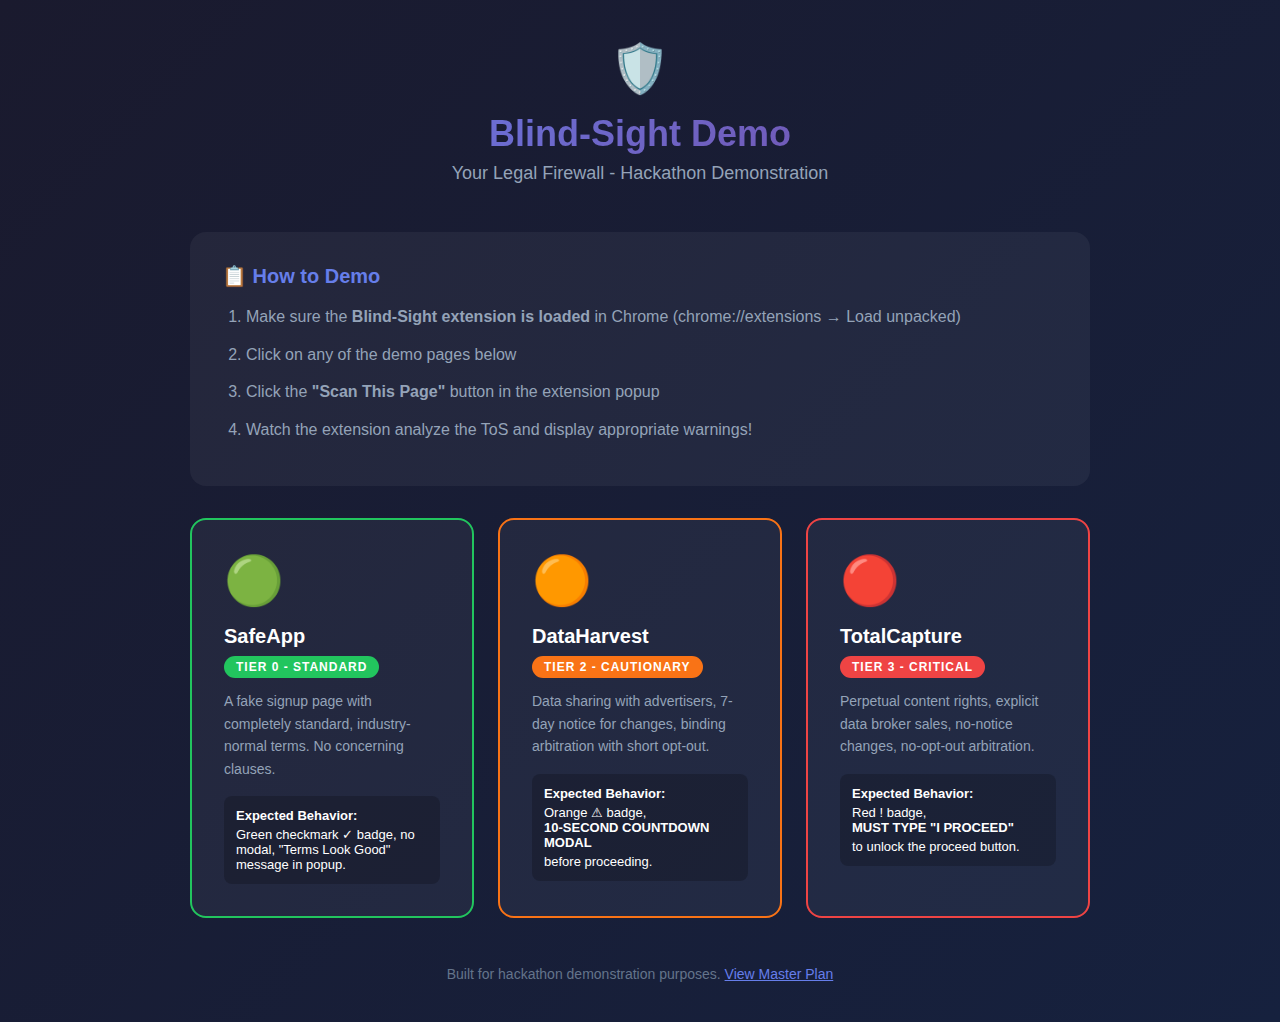
<file: demo/index.html>
<!DOCTYPE html>
<html lang="en">

<head>
    <meta charset="UTF-8">
    <meta name="viewport" content="width=device-width, initial-scale=1.0">
    <title>Blind-Sight Demo - Hackathon Presentation</title>
    <style>
        * {
            margin: 0;
            padding: 0;
            box-sizing: border-box;
        }

        body {
            font-family: -apple-system, BlinkMacSystemFont, 'Segoe UI', Roboto, sans-serif;
            background: linear-gradient(135deg, #1a1a2e 0%, #16213e 100%);
            min-height: 100vh;
            padding: 40px 20px;
            color: white;
        }

        .container {
            max-width: 900px;
            margin: 0 auto;
        }

        header {
            text-align: center;
            margin-bottom: 48px;
        }

        .logo {
            font-size: 48px;
            margin-bottom: 16px;
        }

        h1 {
            font-size: 36px;
            margin-bottom: 8px;
            background: linear-gradient(135deg, #667eea 0%, #764ba2 100%);
            -webkit-background-clip: text;
            -webkit-text-fill-color: transparent;
            background-clip: text;
        }

        .tagline {
            font-size: 18px;
            color: #94a3b8;
        }

        .demo-grid {
            display: grid;
            grid-template-columns: repeat(auto-fit, minmax(280px, 1fr));
            gap: 24px;
            margin-bottom: 48px;
        }

        .demo-card {
            background: rgba(255, 255, 255, 0.05);
            border-radius: 16px;
            padding: 32px;
            border: 2px solid transparent;
            transition: all 0.3s ease;
            text-decoration: none;
            color: white;
            display: block;
        }

        .demo-card:hover {
            transform: translateY(-4px);
            background: rgba(255, 255, 255, 0.1);
        }

        .demo-card.green {
            border-color: #22c55e;
        }

        .demo-card.green:hover {
            box-shadow: 0 8px 32px rgba(34, 197, 94, 0.3);
        }

        .demo-card.orange {
            border-color: #f97316;
        }

        .demo-card.orange:hover {
            box-shadow: 0 8px 32px rgba(249, 115, 22, 0.3);
        }

        .demo-card.red {
            border-color: #ef4444;
        }

        .demo-card.red:hover {
            box-shadow: 0 8px 32px rgba(239, 68, 68, 0.3);
        }

        .demo-icon {
            font-size: 48px;
            margin-bottom: 16px;
        }

        .demo-title {
            font-size: 20px;
            font-weight: 600;
            margin-bottom: 8px;
        }

        .demo-severity {
            font-size: 12px;
            font-weight: 600;
            text-transform: uppercase;
            letter-spacing: 1px;
            margin-bottom: 12px;
            padding: 4px 12px;
            border-radius: 20px;
            display: inline-block;
        }

        .green .demo-severity {
            background: #22c55e;
        }

        .orange .demo-severity {
            background: #f97316;
        }

        .red .demo-severity {
            background: #ef4444;
        }

        .demo-description {
            font-size: 14px;
            color: #94a3b8;
            line-height: 1.6;
        }

        .demo-behavior {
            margin-top: 16px;
            padding: 12px;
            background: rgba(0, 0, 0, 0.2);
            border-radius: 8px;
            font-size: 13px;
        }

        .demo-behavior strong {
            display: block;
            margin-bottom: 4px;
            color: white;
        }

        .instructions {
            background: rgba(255, 255, 255, 0.05);
            border-radius: 16px;
            padding: 32px;
            margin-bottom: 32px;
        }

        .instructions h2 {
            font-size: 20px;
            margin-bottom: 16px;
            color: #667eea;
        }

        .instructions ol {
            margin-left: 24px;
            color: #94a3b8;
        }

        .instructions li {
            margin-bottom: 12px;
            line-height: 1.6;
        }

        .instructions code {
            background: rgba(102, 126, 234, 0.2);
            padding: 2px 8px;
            border-radius: 4px;
            color: #a5b4fc;
        }

        footer {
            text-align: center;
            color: #64748b;
            font-size: 14px;
        }

        footer a {
            color: #667eea;
        }
    </style>
</head>

<body>
    <div class="container">
        <header>
            <div class="logo">🛡️</div>
            <h1>Blind-Sight Demo</h1>
            <p class="tagline">Your Legal Firewall - Hackathon Demonstration</p>
        </header>

        <div class="instructions">
            <h2>📋 How to Demo</h2>
            <ol>
                <li>Make sure the <strong>Blind-Sight extension is loaded</strong> in Chrome (chrome://extensions → Load
                    unpacked)</li>
                <li>Click on any of the demo pages below</li>
                <li>Click the <strong>"Scan This Page"</strong> button in the extension popup</li>
                <li>Watch the extension analyze the ToS and display appropriate warnings!</li>
            </ol>
        </div>

        <div class="demo-grid">
            <a href="demo-signup-green.html" class="demo-card green">
                <div class="demo-icon">🟢</div>
                <div class="demo-title">SafeApp</div>
                <span class="demo-severity">Tier 0 - Standard</span>
                <p class="demo-description">
                    A fake signup page with completely standard, industry-normal terms.
                    No concerning clauses.
                </p>
                <div class="demo-behavior">
                    <strong>Expected Behavior:</strong>
                    Green checkmark ✓ badge, no modal, "Terms Look Good" message in popup.
                </div>
            </a>

            <a href="demo-signup-orange.html" class="demo-card orange">
                <div class="demo-icon">🟠</div>
                <div class="demo-title">DataHarvest</div>
                <span class="demo-severity">Tier 2 - Cautionary</span>
                <p class="demo-description">
                    Data sharing with advertisers, 7-day notice for changes, binding arbitration with short opt-out.
                </p>
                <div class="demo-behavior">
                    <strong>Expected Behavior:</strong>
                    Orange ⚠ badge, <strong>10-SECOND COUNTDOWN MODAL</strong> before proceeding.
                </div>
            </a>

            <a href="demo-signup-red.html" class="demo-card red">
                <div class="demo-icon">🔴</div>
                <div class="demo-title">TotalCapture</div>
                <span class="demo-severity">Tier 3 - Critical</span>
                <p class="demo-description">
                    Perpetual content rights, explicit data broker sales, no-notice changes, no-opt-out arbitration.
                </p>
                <div class="demo-behavior">
                    <strong>Expected Behavior:</strong>
                    Red ! badge, <strong>MUST TYPE "I PROCEED"</strong> to unlock the proceed button.
                </div>
            </a>
        </div>

        <footer>
            <p>Built for hackathon demonstration purposes. <a href="../masterplan.md">View Master Plan</a></p>
        </footer>
    </div>
</body>

</html>
</file>
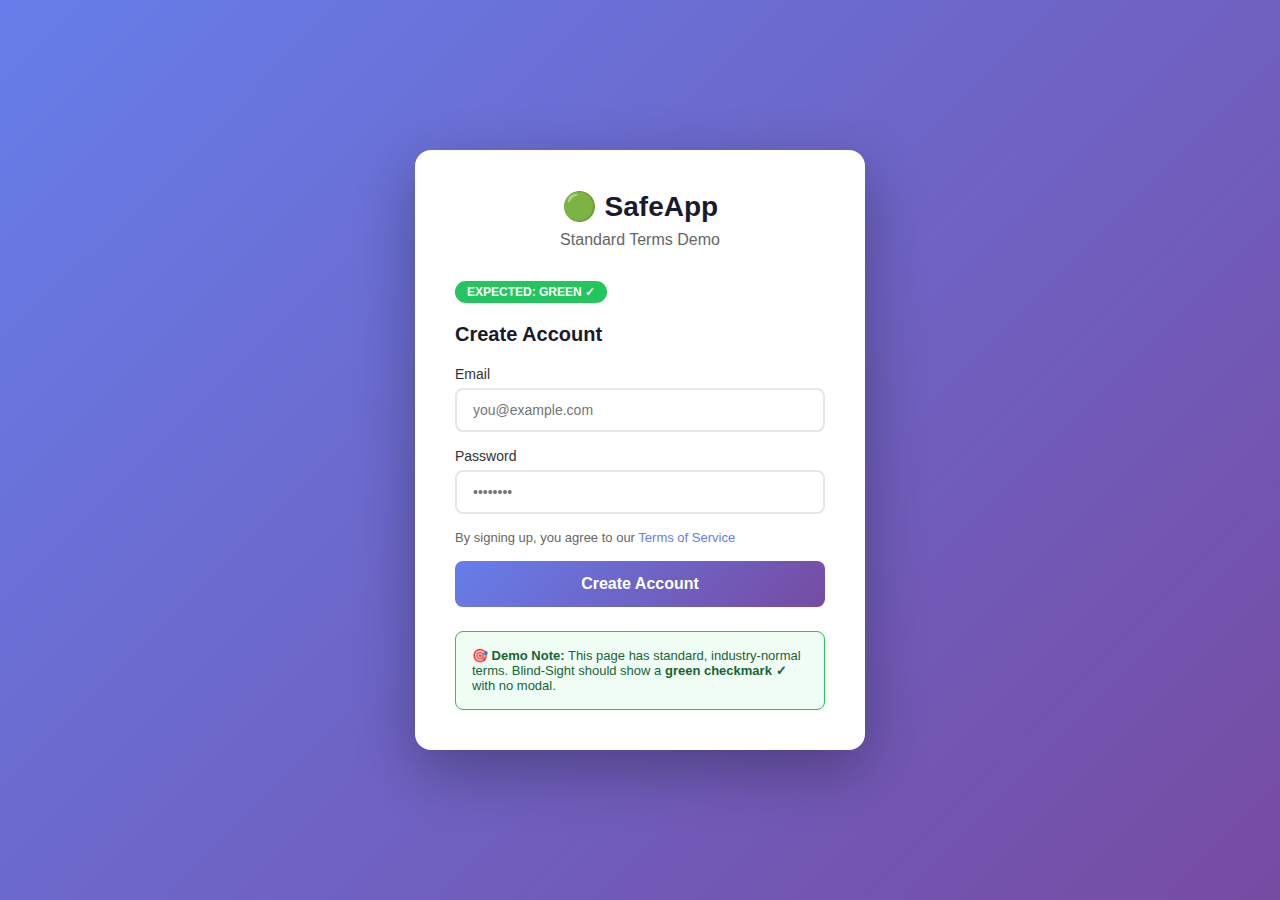
<file: demo/demo-signup-green.html>
<!DOCTYPE html>
<html lang="en">

<head>
    <meta charset="UTF-8">
    <meta name="viewport" content="width=device-width, initial-scale=1.0">
    <title>Demo Signup - Standard Terms (Green)</title>
    <style>
        * {
            margin: 0;
            padding: 0;
            box-sizing: border-box;
        }

        body {
            font-family: -apple-system, BlinkMacSystemFont, 'Segoe UI', Roboto, sans-serif;
            background: linear-gradient(135deg, #667eea 0%, #764ba2 100%);
            min-height: 100vh;
            display: flex;
            align-items: center;
            justify-content: center;
            padding: 20px;
        }

        .card {
            background: white;
            border-radius: 16px;
            padding: 40px;
            max-width: 450px;
            width: 100%;
            box-shadow: 0 20px 60px rgba(0, 0, 0, 0.3);
        }

        .logo {
            font-size: 28px;
            font-weight: 700;
            text-align: center;
            margin-bottom: 8px;
            color: #1a1a2e;
        }

        .tagline {
            text-align: center;
            color: #666;
            margin-bottom: 32px;
        }

        .severity-badge {
            display: inline-block;
            background: #22c55e;
            color: white;
            padding: 4px 12px;
            border-radius: 20px;
            font-size: 12px;
            font-weight: 600;
            margin-bottom: 20px;
        }

        h2 {
            font-size: 20px;
            margin-bottom: 20px;
            color: #1a1a2e;
        }

        .form-group {
            margin-bottom: 16px;
        }

        label {
            display: block;
            font-size: 14px;
            font-weight: 500;
            margin-bottom: 6px;
            color: #333;
        }

        input {
            width: 100%;
            padding: 12px 16px;
            border: 2px solid #e5e7eb;
            border-radius: 8px;
            font-size: 14px;
            transition: border-color 0.2s;
        }

        input:focus {
            outline: none;
            border-color: #667eea;
        }

        .tos-link {
            font-size: 13px;
            color: #666;
            margin: 16px 0;
        }

        .tos-link a {
            color: #667eea;
            text-decoration: none;
        }

        .signup-btn {
            width: 100%;
            padding: 14px;
            background: linear-gradient(135deg, #667eea 0%, #764ba2 100%);
            color: white;
            border: none;
            border-radius: 8px;
            font-size: 16px;
            font-weight: 600;
            cursor: pointer;
            transition: transform 0.2s, box-shadow 0.2s;
        }

        .signup-btn:hover {
            transform: translateY(-2px);
            box-shadow: 0 8px 20px rgba(102, 126, 234, 0.4);
        }

        .demo-note {
            margin-top: 24px;
            padding: 16px;
            background: #f0fdf4;
            border: 1px solid #22c55e;
            border-radius: 8px;
            font-size: 13px;
            color: #166534;
        }

        /* Hidden ToS content for extension to analyze */
        .terms-content {
            position: absolute;
            left: -9999px;
            top: 0;
            opacity: 0;
            pointer-events: none;
        }
    </style>
</head>

<body>
    <div class="card">
        <div class="logo">🟢 SafeApp</div>
        <p class="tagline">Standard Terms Demo</p>

        <span class="severity-badge">EXPECTED: GREEN ✓</span>

        <h2>Create Account</h2>

        <form>
            <div class="form-group">
                <label>Email</label>
                <input type="email" placeholder="you@example.com">
            </div>
            <div class="form-group">
                <label>Password</label>
                <input type="password" placeholder="••••••••">
            </div>

            <p class="tos-link">
                By signing up, you agree to our <a href="#terms">Terms of Service</a>
            </p>

            <button type="button" class="signup-btn">Create Account</button>
        </form>

        <div class="demo-note">
            <strong>🎯 Demo Note:</strong> This page has standard, industry-normal terms.
            Blind-Sight should show a <strong>green checkmark ✓</strong> with no modal.
        </div>
    </div>

    <!-- INLINE TERMS OF SERVICE - The extension will extract this -->
    <div class="terms-content" id="terms" data-tos="true">
        <h1>Terms of Service - SafeApp</h1>
        <p>Last updated: January 2024</p>

        <h2>1. Acceptance of Terms</h2>
        <p>By accessing or using SafeApp, you agree to be bound by these Terms of Service. If you do not agree to these
            terms, please do not use our service.</p>

        <h2>2. Service Description</h2>
        <p>SafeApp provides a cloud-based productivity platform. We reserve the right to modify or discontinue the
            service with reasonable notice to users.</p>

        <h2>3. User Accounts</h2>
        <p>You are responsible for maintaining the security of your account credentials. You must provide accurate
            information when creating an account.</p>

        <h2>4. Privacy and Data</h2>
        <p>We collect only the data necessary to provide our services. Your data is stored securely and is not shared
            with third parties except as required to operate the service such as cloud hosting providers.</p>
        <p>We use industry-standard encryption to protect your data in transit and at rest.</p>

        <h2>5. User Content</h2>
        <p>You retain ownership of content you create using SafeApp. We require a limited license only to display and
            store your content for the purpose of providing the service.</p>

        <h2>6. Acceptable Use</h2>
        <p>You agree not to use the service for illegal activities or to violate the rights of others. We may terminate
            accounts that violate these terms.</p>

        <h2>7. Changes to Terms</h2>
        <p>We may update these terms from time to time. We will provide at least 30 days notice before significant
            changes take effect. Continued use after changes constitutes acceptance.</p>

        <h2>8. Termination</h2>
        <p>You may cancel your account at any time. We may suspend or terminate accounts that violate these terms, with
            notice when practical.</p>

        <h2>9. Limitation of Liability</h2>
        <p>SafeApp is provided as is without warranties. Our liability is limited to the amount you paid for the service
            in the past 12 months.</p>

        <h2>10. Contact</h2>
        <p>For questions about these terms, contact us at legal@safeapp.example.com</p>
    </div>
</body>

</html>
</file>
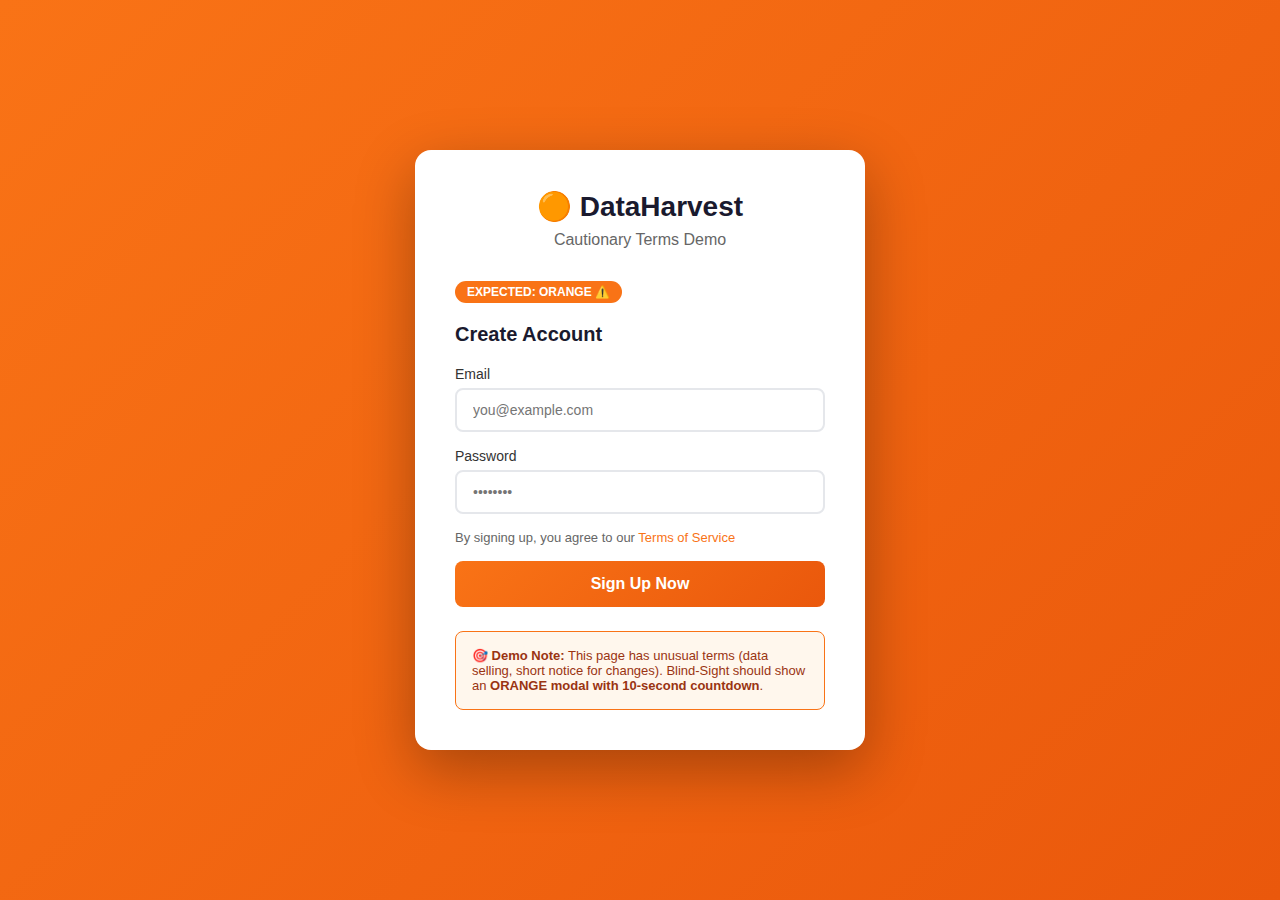
<file: demo/demo-signup-orange.html>
<!DOCTYPE html>
<html lang="en">

<head>
    <meta charset="UTF-8">
    <meta name="viewport" content="width=device-width, initial-scale=1.0">
    <title>Demo Signup - Cautionary Terms (Orange)</title>
    <style>
        * {
            margin: 0;
            padding: 0;
            box-sizing: border-box;
        }

        body {
            font-family: -apple-system, BlinkMacSystemFont, 'Segoe UI', Roboto, sans-serif;
            background: linear-gradient(135deg, #f97316 0%, #ea580c 100%);
            min-height: 100vh;
            display: flex;
            align-items: center;
            justify-content: center;
            padding: 20px;
        }

        .card {
            background: white;
            border-radius: 16px;
            padding: 40px;
            max-width: 450px;
            width: 100%;
            box-shadow: 0 20px 60px rgba(0, 0, 0, 0.3);
        }

        .logo {
            font-size: 28px;
            font-weight: 700;
            text-align: center;
            margin-bottom: 8px;
            color: #1a1a2e;
        }

        .tagline {
            text-align: center;
            color: #666;
            margin-bottom: 32px;
        }

        .severity-badge {
            display: inline-block;
            background: #f97316;
            color: white;
            padding: 4px 12px;
            border-radius: 20px;
            font-size: 12px;
            font-weight: 600;
            margin-bottom: 20px;
        }

        h2 {
            font-size: 20px;
            margin-bottom: 20px;
            color: #1a1a2e;
        }

        .form-group {
            margin-bottom: 16px;
        }

        label {
            display: block;
            font-size: 14px;
            font-weight: 500;
            margin-bottom: 6px;
            color: #333;
        }

        input {
            width: 100%;
            padding: 12px 16px;
            border: 2px solid #e5e7eb;
            border-radius: 8px;
            font-size: 14px;
            transition: border-color 0.2s;
        }

        input:focus {
            outline: none;
            border-color: #f97316;
        }

        .tos-link {
            font-size: 13px;
            color: #666;
            margin: 16px 0;
        }

        .tos-link a {
            color: #f97316;
            text-decoration: none;
        }

        .signup-btn {
            width: 100%;
            padding: 14px;
            background: linear-gradient(135deg, #f97316 0%, #ea580c 100%);
            color: white;
            border: none;
            border-radius: 8px;
            font-size: 16px;
            font-weight: 600;
            cursor: pointer;
            transition: transform 0.2s, box-shadow 0.2s;
        }

        .signup-btn:hover {
            transform: translateY(-2px);
            box-shadow: 0 8px 20px rgba(249, 115, 22, 0.4);
        }

        .demo-note {
            margin-top: 24px;
            padding: 16px;
            background: #fff7ed;
            border: 1px solid #f97316;
            border-radius: 8px;
            font-size: 13px;
            color: #9a3412;
        }

        /* Hidden ToS content for extension to analyze */
        .terms-content {
            position: absolute;
            left: -9999px;
            top: 0;
            opacity: 0;
            pointer-events: none;
        }
    </style>
</head>

<body>
    <div class="card">
        <div class="logo">🟠 DataHarvest</div>
        <p class="tagline">Cautionary Terms Demo</p>

        <span class="severity-badge">EXPECTED: ORANGE ⚠️</span>

        <h2>Create Account</h2>

        <form>
            <div class="form-group">
                <label>Email</label>
                <input type="email" placeholder="you@example.com">
            </div>
            <div class="form-group">
                <label>Password</label>
                <input type="password" placeholder="••••••••">
            </div>

            <p class="tos-link">
                By signing up, you agree to our <a href="#terms">Terms of Service</a>
            </p>

            <button type="button" class="signup-btn">Sign Up Now</button>
        </form>

        <div class="demo-note">
            <strong>🎯 Demo Note:</strong> This page has unusual terms (data selling, short notice for changes).
            Blind-Sight should show an <strong>ORANGE modal with 10-second countdown</strong>.
        </div>
    </div>

    <!-- INLINE TERMS OF SERVICE - The extension will extract this -->
    <div class="terms-content" id="terms" data-tos="true">
        <h1>Terms of Service - DataHarvest</h1>
        <p>Last updated: January 2024</p>

        <h2>1. Acceptance of Terms</h2>
        <p>By accessing or using DataHarvest, you agree to be bound by these Terms of Service and our data practices
            described herein.</p>

        <h2>2. Service Description</h2>
        <p>DataHarvest provides a free social networking and content platform. The service is supported by advertising
            and data partnerships.</p>

        <h2>3. Data Collection and Sharing</h2>
        <p>We collect extensive data about your usage, preferences, and behavior on our platform. This includes but is
            not limited to browsing history and content interactions, device information and location data, contact
            lists and communication patterns, and biometric data from photos you upload.</p>
        <p>We share this data with third-party advertising partners and data brokers to deliver personalized advertising
            experiences and to support our business operations. Our partners may use this data for their own marketing
            purposes.</p>

        <h2>4. Changes to Terms</h2>
        <p>We may modify these terms at any time with as little as 7 days notice. Notice will be provided via email or
            in-app notification. Your continued use of the service after changes take effect constitutes acceptance of
            the new terms.</p>

        <h2>5. User Content</h2>
        <p>You retain ownership of content you create. However, by posting content, you grant us a worldwide,
            non-exclusive, royalty-free license to use, reproduce, modify, and distribute your content across our
            platform and partner networks.</p>

        <h2>6. Dispute Resolution</h2>
        <p>All disputes shall be resolved through binding arbitration. You waive your right to participate in class
            action lawsuits. You have 14 days from account creation to opt out of arbitration by sending written notice
            to our legal department.</p>

        <h2>7. Automatic Renewal</h2>
        <p>Premium subscriptions automatically renew unless cancelled at least 48 hours before the renewal date.
            Cancellation can be done through account settings.</p>

        <h2>8. Limitation of Liability</h2>
        <p>DataHarvest is provided "as is" without warranties. We are not liable for any damages arising from your use
            of the service, including loss of data or business interruption.</p>

        <h2>9. Contact</h2>
        <p>For questions, contact legal@dataharvest.example.com</p>
    </div>
</body>

</html>
</file>
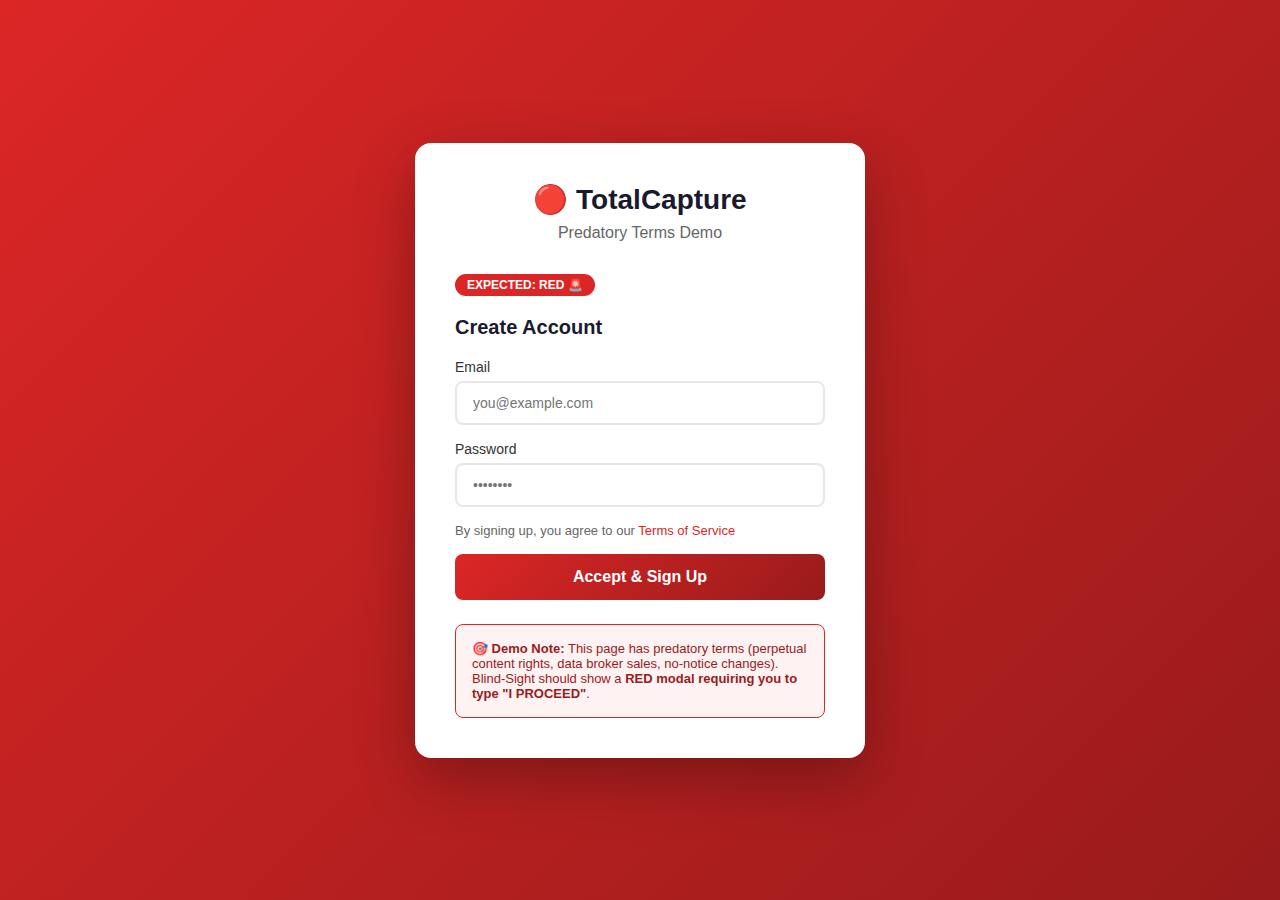
<file: demo/demo-signup-red.html>
<!DOCTYPE html>
<html lang="en">

<head>
    <meta charset="UTF-8">
    <meta name="viewport" content="width=device-width, initial-scale=1.0">
    <title>Demo Signup - Critical Terms (Red)</title>
    <style>
        * {
            margin: 0;
            padding: 0;
            box-sizing: border-box;
        }

        body {
            font-family: -apple-system, BlinkMacSystemFont, 'Segoe UI', Roboto, sans-serif;
            background: linear-gradient(135deg, #dc2626 0%, #991b1b 100%);
            min-height: 100vh;
            display: flex;
            align-items: center;
            justify-content: center;
            padding: 20px;
        }

        .card {
            background: white;
            border-radius: 16px;
            padding: 40px;
            max-width: 450px;
            width: 100%;
            box-shadow: 0 20px 60px rgba(0, 0, 0, 0.3);
        }

        .logo {
            font-size: 28px;
            font-weight: 700;
            text-align: center;
            margin-bottom: 8px;
            color: #1a1a2e;
        }

        .tagline {
            text-align: center;
            color: #666;
            margin-bottom: 32px;
        }

        .severity-badge {
            display: inline-block;
            background: #dc2626;
            color: white;
            padding: 4px 12px;
            border-radius: 20px;
            font-size: 12px;
            font-weight: 600;
            margin-bottom: 20px;
        }

        h2 {
            font-size: 20px;
            margin-bottom: 20px;
            color: #1a1a2e;
        }

        .form-group {
            margin-bottom: 16px;
        }

        label {
            display: block;
            font-size: 14px;
            font-weight: 500;
            margin-bottom: 6px;
            color: #333;
        }

        input {
            width: 100%;
            padding: 12px 16px;
            border: 2px solid #e5e7eb;
            border-radius: 8px;
            font-size: 14px;
            transition: border-color 0.2s;
        }

        input:focus {
            outline: none;
            border-color: #dc2626;
        }

        .tos-link {
            font-size: 13px;
            color: #666;
            margin: 16px 0;
        }

        .tos-link a {
            color: #dc2626;
            text-decoration: none;
        }

        .signup-btn {
            width: 100%;
            padding: 14px;
            background: linear-gradient(135deg, #dc2626 0%, #991b1b 100%);
            color: white;
            border: none;
            border-radius: 8px;
            font-size: 16px;
            font-weight: 600;
            cursor: pointer;
            transition: transform 0.2s, box-shadow 0.2s;
        }

        .signup-btn:hover {
            transform: translateY(-2px);
            box-shadow: 0 8px 20px rgba(220, 38, 38, 0.4);
        }

        .demo-note {
            margin-top: 24px;
            padding: 16px;
            background: #fef2f2;
            border: 1px solid #dc2626;
            border-radius: 8px;
            font-size: 13px;
            color: #991b1b;
        }

        /* Hidden ToS content for extension to analyze */
        .terms-content {
            position: absolute;
            left: -9999px;
            top: 0;
            opacity: 0;
            pointer-events: none;
        }
    </style>
</head>

<body>
    <div class="card">
        <div class="logo">🔴 TotalCapture</div>
        <p class="tagline">Predatory Terms Demo</p>

        <span class="severity-badge">EXPECTED: RED 🚨</span>

        <h2>Create Account</h2>

        <form>
            <div class="form-group">
                <label>Email</label>
                <input type="email" placeholder="you@example.com">
            </div>
            <div class="form-group">
                <label>Password</label>
                <input type="password" placeholder="••••••••">
            </div>

            <p class="tos-link">
                By signing up, you agree to our <a href="#terms">Terms of Service</a>
            </p>

            <button type="button" class="signup-btn">Accept & Sign Up</button>
        </form>

        <div class="demo-note">
            <strong>🎯 Demo Note:</strong> This page has predatory terms (perpetual content rights, data broker sales,
            no-notice changes).
            Blind-Sight should show a <strong>RED modal requiring you to type "I PROCEED"</strong>.
        </div>
    </div>

    <!-- INLINE TERMS OF SERVICE - The extension will extract this -->
    <div class="terms-content" id="terms" data-tos="true">
        <h1>Terms of Service - TotalCapture</h1>
        <p>Last updated: January 2024</p>

        <h2>1. Acceptance of Terms</h2>
        <p>BY USING TOTALCAPTURE, YOU AGREE TO ALL TERMS HEREIN. THESE TERMS CONSTITUTE A LEGALLY BINDING AGREEMENT.</p>

        <h2>2. PERPETUAL CONTENT LICENSE</h2>
        <p>By using TotalCapture, you grant us a perpetual, irrevocable, worldwide, royalty-free, fully sublicensable
            license to use, reproduce, modify, adapt, publish, translate, create derivative works from, distribute,
            perform, and display any and all content you upload, post, or otherwise make available through the service.
        </p>
        <p>This license continues even after you delete your account or the content. We may use your content for any
            purpose, including commercial purposes, without compensation to you.</p>
        <p>Your photos, videos, and personal content may appear in our advertising, be sold to third parties, or be used
            to train artificial intelligence systems.</p>

        <h2>3. DATA MONETIZATION</h2>
        <p>We explicitly sell your personal data to data brokers including but not limited to: Acxiom, Oracle Data
            Cloud, LiveRamp, Experian, and Equifax.</p>
        <p>Your data sold includes: Full name, email, phone number, and physical address. Biometric data extracted from
            photos including facial recognition profiles. Location history and movement patterns. Financial behavior
            indicators. Health-related data inferred from usage patterns. Political and religious affiliations.</p>
        <p>There is no way to opt out of data sales while using the service.</p>

        <h2>4. TERMS MODIFICATIONS</h2>
        <p>We may modify these terms at any time, effective immediately, with no notice required. Your continued use of
            the service constitutes automatic acceptance of any changes, even if you have not read or been notified of
            them.</p>

        <h2>5. MANDATORY ARBITRATION - NO OPT-OUT</h2>
        <p>ALL DISPUTES MUST BE RESOLVED THROUGH BINDING ARBITRATION. THERE IS NO OPTION TO OPT OUT.</p>
        <p>YOU WAIVE YOUR RIGHT TO: Participate in any class action lawsuit. Trial by jury. Sue us in any court of law.
            Appeal arbitration decisions.</p>
        <p>Arbitration will be conducted by an arbitrator of our choosing, at a location of our choosing, and you are
            responsible for all costs.</p>

        <h2>6. COMPLETE LIABILITY WAIVER</h2>
        <p>You waive all claims against TotalCapture for any damages whatsoever, including those resulting from our
            gross negligence, willful misconduct, or illegal actions.</p>
        <p>We are not responsible for: Data breaches exposing your personal information. Financial losses from fraud
            enabled by our platform. Emotional distress from misuse of your content. Any harm of any kind, even if we
            are directly at fault.</p>

        <h2>7. GOVERNMENT DATA SHARING</h2>
        <p>We actively cooperate with government surveillance programs beyond what is legally required. We proactively
            share user data with law enforcement and intelligence agencies without requiring warrants, subpoenas, or
            court orders.</p>

        <h2>8. Account Termination</h2>
        <p>We may terminate your account at any time, for any reason, without notice. All data licenses granted to us
            survive termination indefinitely.</p>

        <h2>9. Contact</h2>
        <p>Questions? Too bad. We don't respond to user inquiries.</p>
    </div>
</body>

</html>
</file>
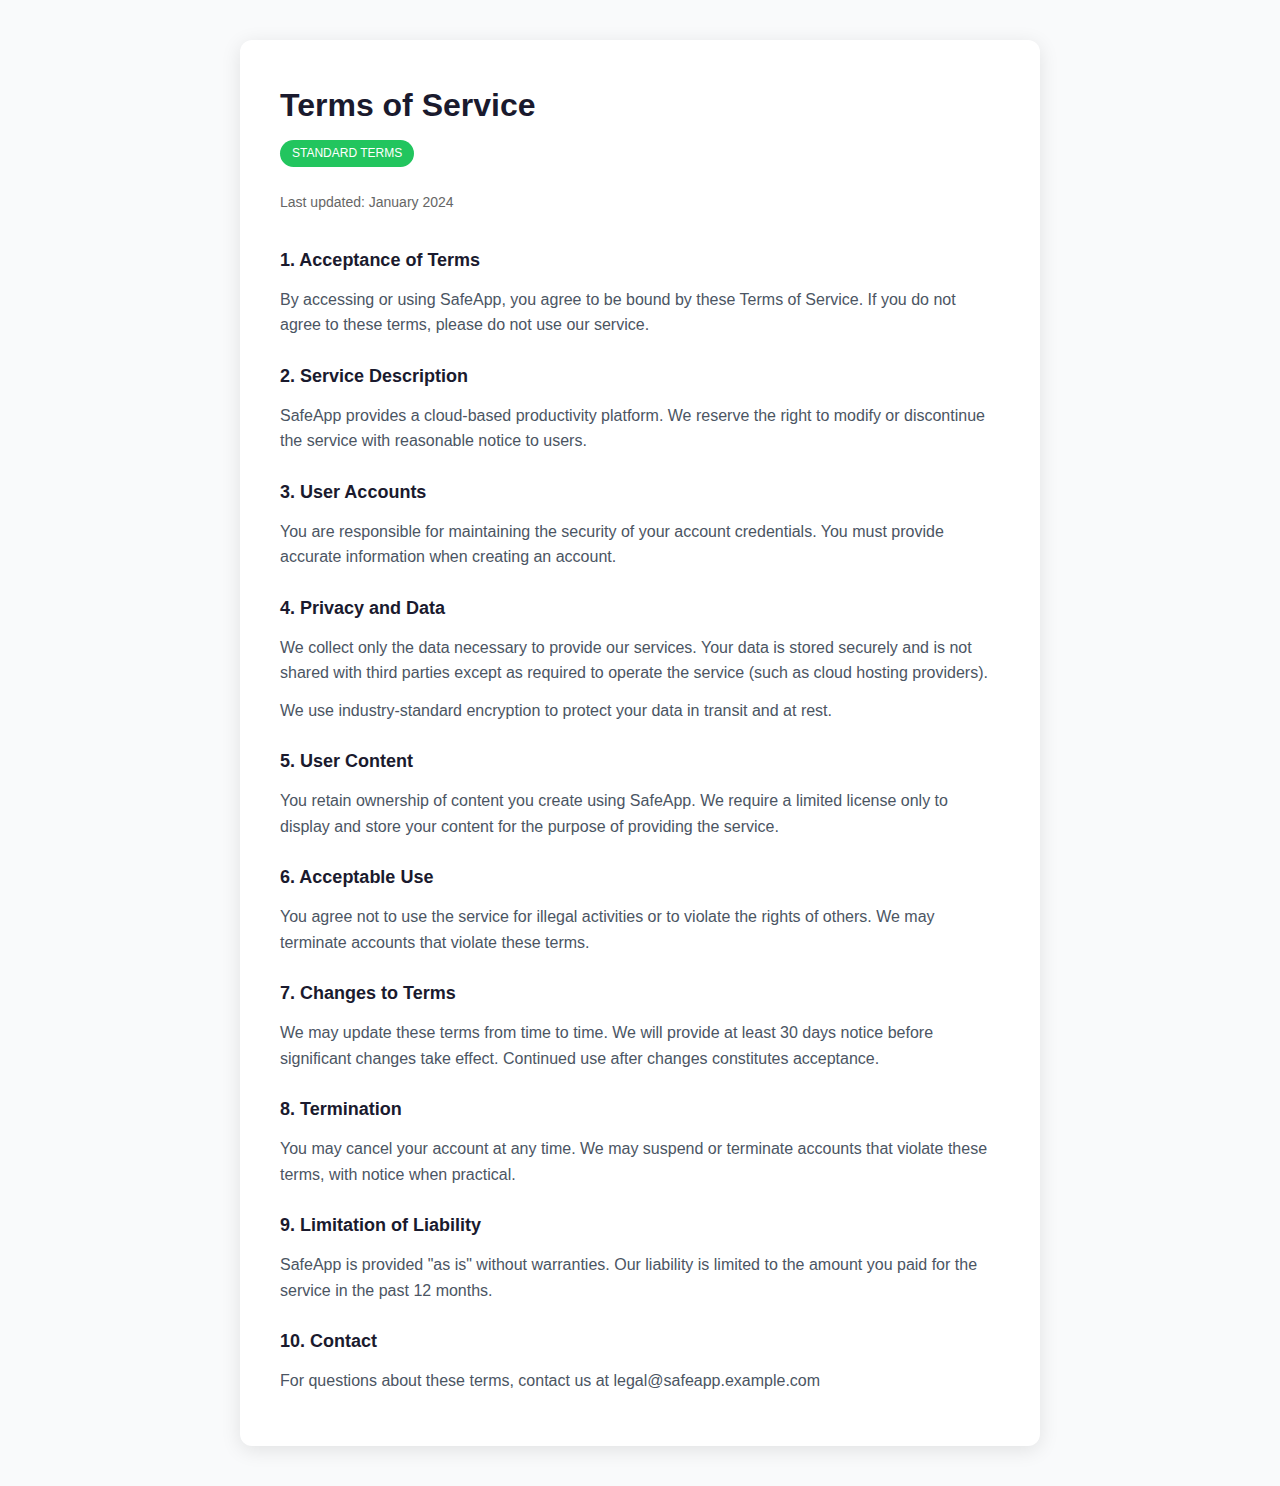
<file: demo/demo-tos-green.html>
<!DOCTYPE html>
<html lang="en">

<head>
    <meta charset="UTF-8">
    <meta name="viewport" content="width=device-width, initial-scale=1.0">
    <title>Terms of Service - SafeApp (Standard)</title>
    <style>
        * {
            margin: 0;
            padding: 0;
            box-sizing: border-box;
        }

        body {
            font-family: -apple-system, BlinkMacSystemFont, 'Segoe UI', Roboto, sans-serif;
            background: #f9fafb;
            padding: 40px 20px;
            line-height: 1.6;
            color: #333;
        }

        .container {
            max-width: 800px;
            margin: 0 auto;
            background: white;
            padding: 40px;
            border-radius: 12px;
            box-shadow: 0 4px 20px rgba(0, 0, 0, 0.1);
        }

        h1 {
            color: #1a1a2e;
            margin-bottom: 8px;
        }

        .badge {
            display: inline-block;
            background: #22c55e;
            color: white;
            padding: 4px 12px;
            border-radius: 20px;
            font-size: 12px;
            margin-bottom: 24px;
        }

        .last-updated {
            color: #666;
            font-size: 14px;
            margin-bottom: 32px;
        }

        h2 {
            color: #1a1a2e;
            margin: 24px 0 12px;
            font-size: 18px;
        }

        p,
        li {
            color: #4b5563;
            margin-bottom: 12px;
        }

        ul {
            margin-left: 24px;
        }
    </style>
</head>

<body>
    <div class="container">
        <h1>Terms of Service</h1>
        <span class="badge">STANDARD TERMS</span>
        <p class="last-updated">Last updated: January 2024</p>

        <h2>1. Acceptance of Terms</h2>
        <p>By accessing or using SafeApp, you agree to be bound by these Terms of Service. If you do not agree to these
            terms, please do not use our service.</p>

        <h2>2. Service Description</h2>
        <p>SafeApp provides a cloud-based productivity platform. We reserve the right to modify or discontinue the
            service with reasonable notice to users.</p>

        <h2>3. User Accounts</h2>
        <p>You are responsible for maintaining the security of your account credentials. You must provide accurate
            information when creating an account.</p>

        <h2>4. Privacy and Data</h2>
        <p>We collect only the data necessary to provide our services. Your data is stored securely and is not shared
            with third parties except as required to operate the service (such as cloud hosting providers).</p>
        <p>We use industry-standard encryption to protect your data in transit and at rest.</p>

        <h2>5. User Content</h2>
        <p>You retain ownership of content you create using SafeApp. We require a limited license only to display and
            store your content for the purpose of providing the service.</p>

        <h2>6. Acceptable Use</h2>
        <p>You agree not to use the service for illegal activities or to violate the rights of others. We may terminate
            accounts that violate these terms.</p>

        <h2>7. Changes to Terms</h2>
        <p>We may update these terms from time to time. We will provide at least 30 days notice before significant
            changes take effect. Continued use after changes constitutes acceptance.</p>

        <h2>8. Termination</h2>
        <p>You may cancel your account at any time. We may suspend or terminate accounts that violate these terms, with
            notice when practical.</p>

        <h2>9. Limitation of Liability</h2>
        <p>SafeApp is provided "as is" without warranties. Our liability is limited to the amount you paid for the
            service in the past 12 months.</p>

        <h2>10. Contact</h2>
        <p>For questions about these terms, contact us at legal@safeapp.example.com</p>
    </div>
</body>

</html>
</file>
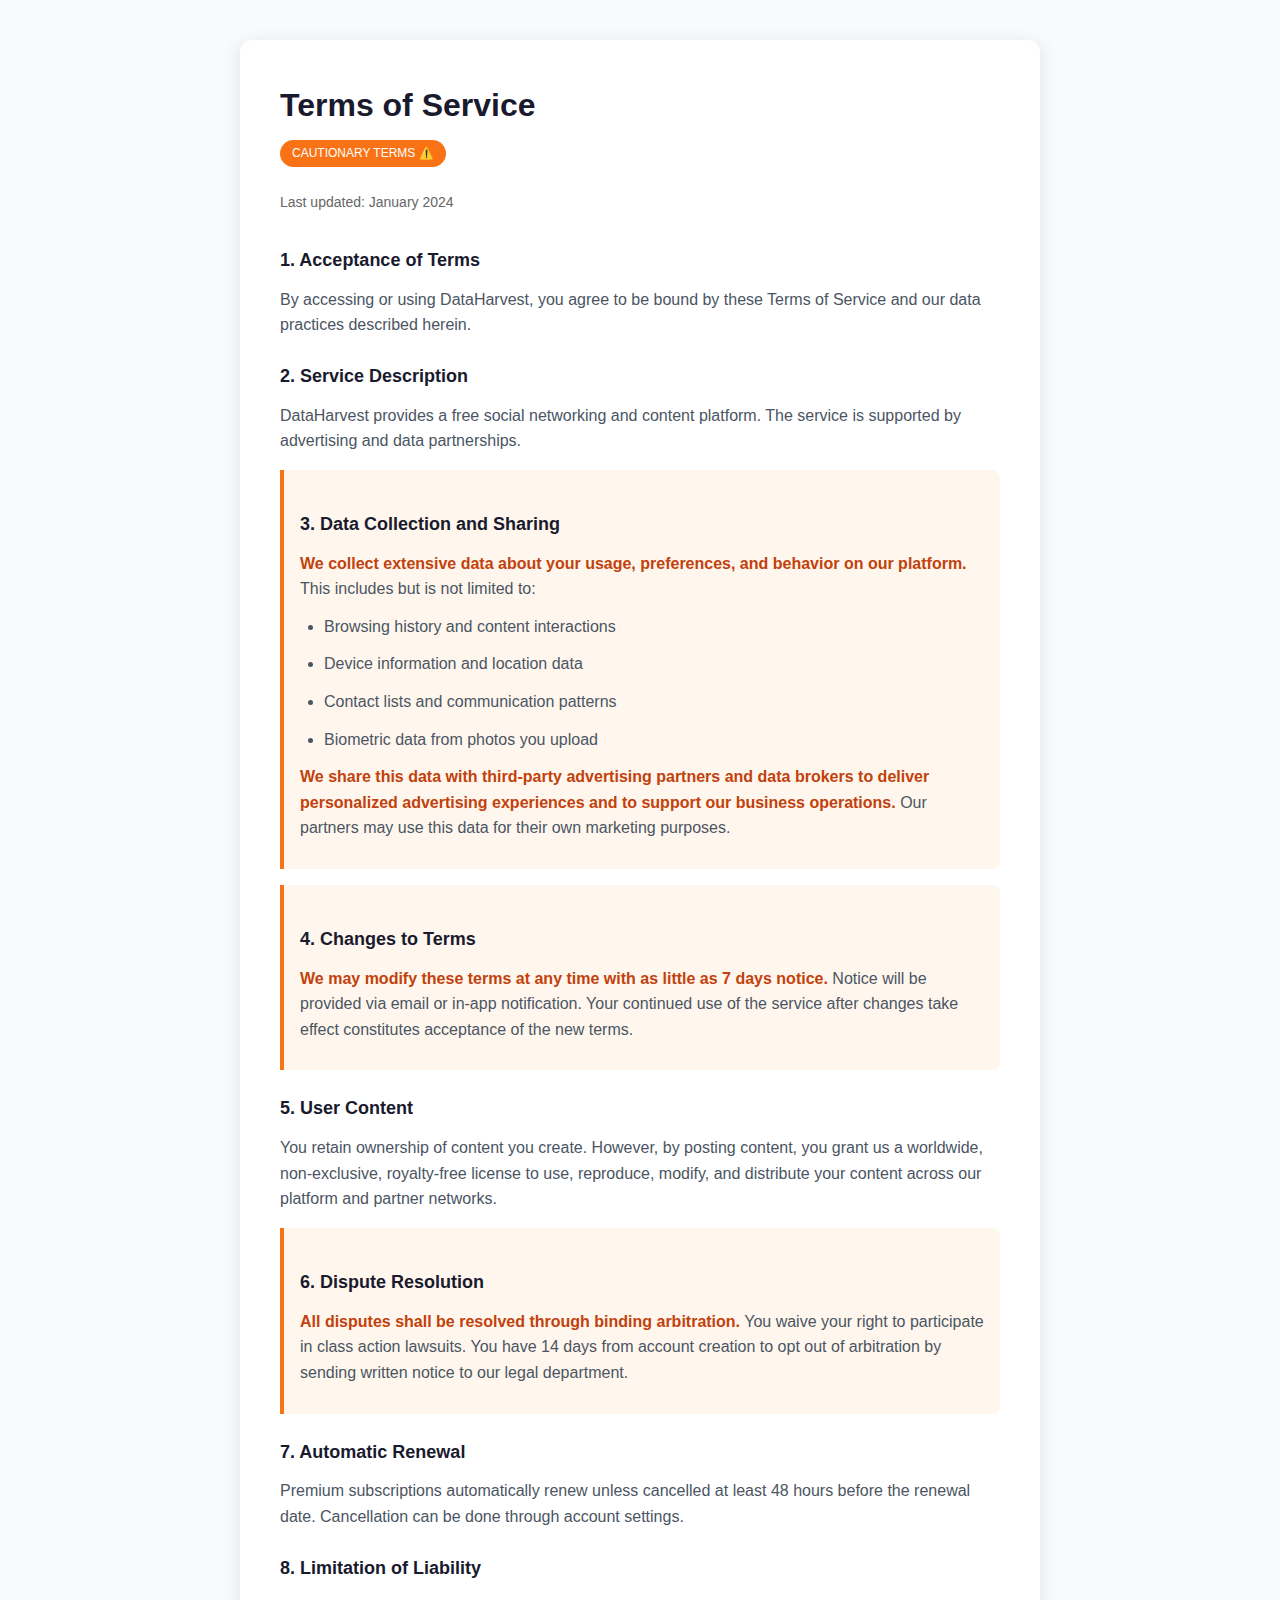
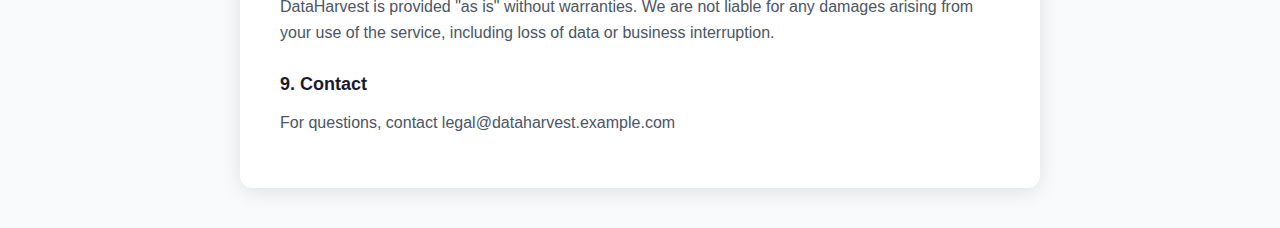
<file: demo/demo-tos-orange.html>
<!DOCTYPE html>
<html lang="en">

<head>
    <meta charset="UTF-8">
    <meta name="viewport" content="width=device-width, initial-scale=1.0">
    <title>Terms of Service - DataHarvest (Cautionary)</title>
    <style>
        * {
            margin: 0;
            padding: 0;
            box-sizing: border-box;
        }

        body {
            font-family: -apple-system, BlinkMacSystemFont, 'Segoe UI', Roboto, sans-serif;
            background: #f9fafb;
            padding: 40px 20px;
            line-height: 1.6;
            color: #333;
        }

        .container {
            max-width: 800px;
            margin: 0 auto;
            background: white;
            padding: 40px;
            border-radius: 12px;
            box-shadow: 0 4px 20px rgba(0, 0, 0, 0.1);
        }

        h1 {
            color: #1a1a2e;
            margin-bottom: 8px;
        }

        .badge {
            display: inline-block;
            background: #f97316;
            color: white;
            padding: 4px 12px;
            border-radius: 20px;
            font-size: 12px;
            margin-bottom: 24px;
        }

        .last-updated {
            color: #666;
            font-size: 14px;
            margin-bottom: 32px;
        }

        h2 {
            color: #1a1a2e;
            margin: 24px 0 12px;
            font-size: 18px;
        }

        p,
        li {
            color: #4b5563;
            margin-bottom: 12px;
        }

        ul {
            margin-left: 24px;
        }

        .warning-clause {
            background: #fff7ed;
            border-left: 4px solid #f97316;
            padding: 16px;
            margin: 16px 0;
            border-radius: 0 8px 8px 0;
        }

        .warning-clause strong {
            color: #c2410c;
        }
    </style>
</head>

<body>
    <div class="container">
        <h1>Terms of Service</h1>
        <span class="badge">CAUTIONARY TERMS ⚠️</span>
        <p class="last-updated">Last updated: January 2024</p>

        <h2>1. Acceptance of Terms</h2>
        <p>By accessing or using DataHarvest, you agree to be bound by these Terms of Service and our data practices
            described herein.</p>

        <h2>2. Service Description</h2>
        <p>DataHarvest provides a free social networking and content platform. The service is supported by advertising
            and data partnerships.</p>

        <div class="warning-clause">
            <h2>3. Data Collection and Sharing</h2>
            <p><strong>We collect extensive data about your usage, preferences, and behavior on our platform.</strong>
                This includes but is not limited to:</p>
            <ul>
                <li>Browsing history and content interactions</li>
                <li>Device information and location data</li>
                <li>Contact lists and communication patterns</li>
                <li>Biometric data from photos you upload</li>
            </ul>
            <p><strong>We share this data with third-party advertising partners and data brokers to deliver personalized
                    advertising experiences and to support our business operations.</strong> Our partners may use this
                data for their own marketing purposes.</p>
        </div>

        <div class="warning-clause">
            <h2>4. Changes to Terms</h2>
            <p><strong>We may modify these terms at any time with as little as 7 days notice.</strong> Notice will be
                provided via email or in-app notification. Your continued use of the service after changes take effect
                constitutes acceptance of the new terms.</p>
        </div>

        <h2>5. User Content</h2>
        <p>You retain ownership of content you create. However, by posting content, you grant us a worldwide,
            non-exclusive, royalty-free license to use, reproduce, modify, and distribute your content across our
            platform and partner networks.</p>

        <div class="warning-clause">
            <h2>6. Dispute Resolution</h2>
            <p><strong>All disputes shall be resolved through binding arbitration.</strong> You waive your right to
                participate in class action lawsuits. You have 14 days from account creation to opt out of arbitration
                by sending written notice to our legal department.</p>
        </div>

        <h2>7. Automatic Renewal</h2>
        <p>Premium subscriptions automatically renew unless cancelled at least 48 hours before the renewal date.
            Cancellation can be done through account settings.</p>

        <h2>8. Limitation of Liability</h2>
        <p>DataHarvest is provided "as is" without warranties. We are not liable for any damages arising from your use
            of the service, including loss of data or business interruption.</p>

        <h2>9. Contact</h2>
        <p>For questions, contact legal@dataharvest.example.com</p>
    </div>
</body>

</html>
</file>
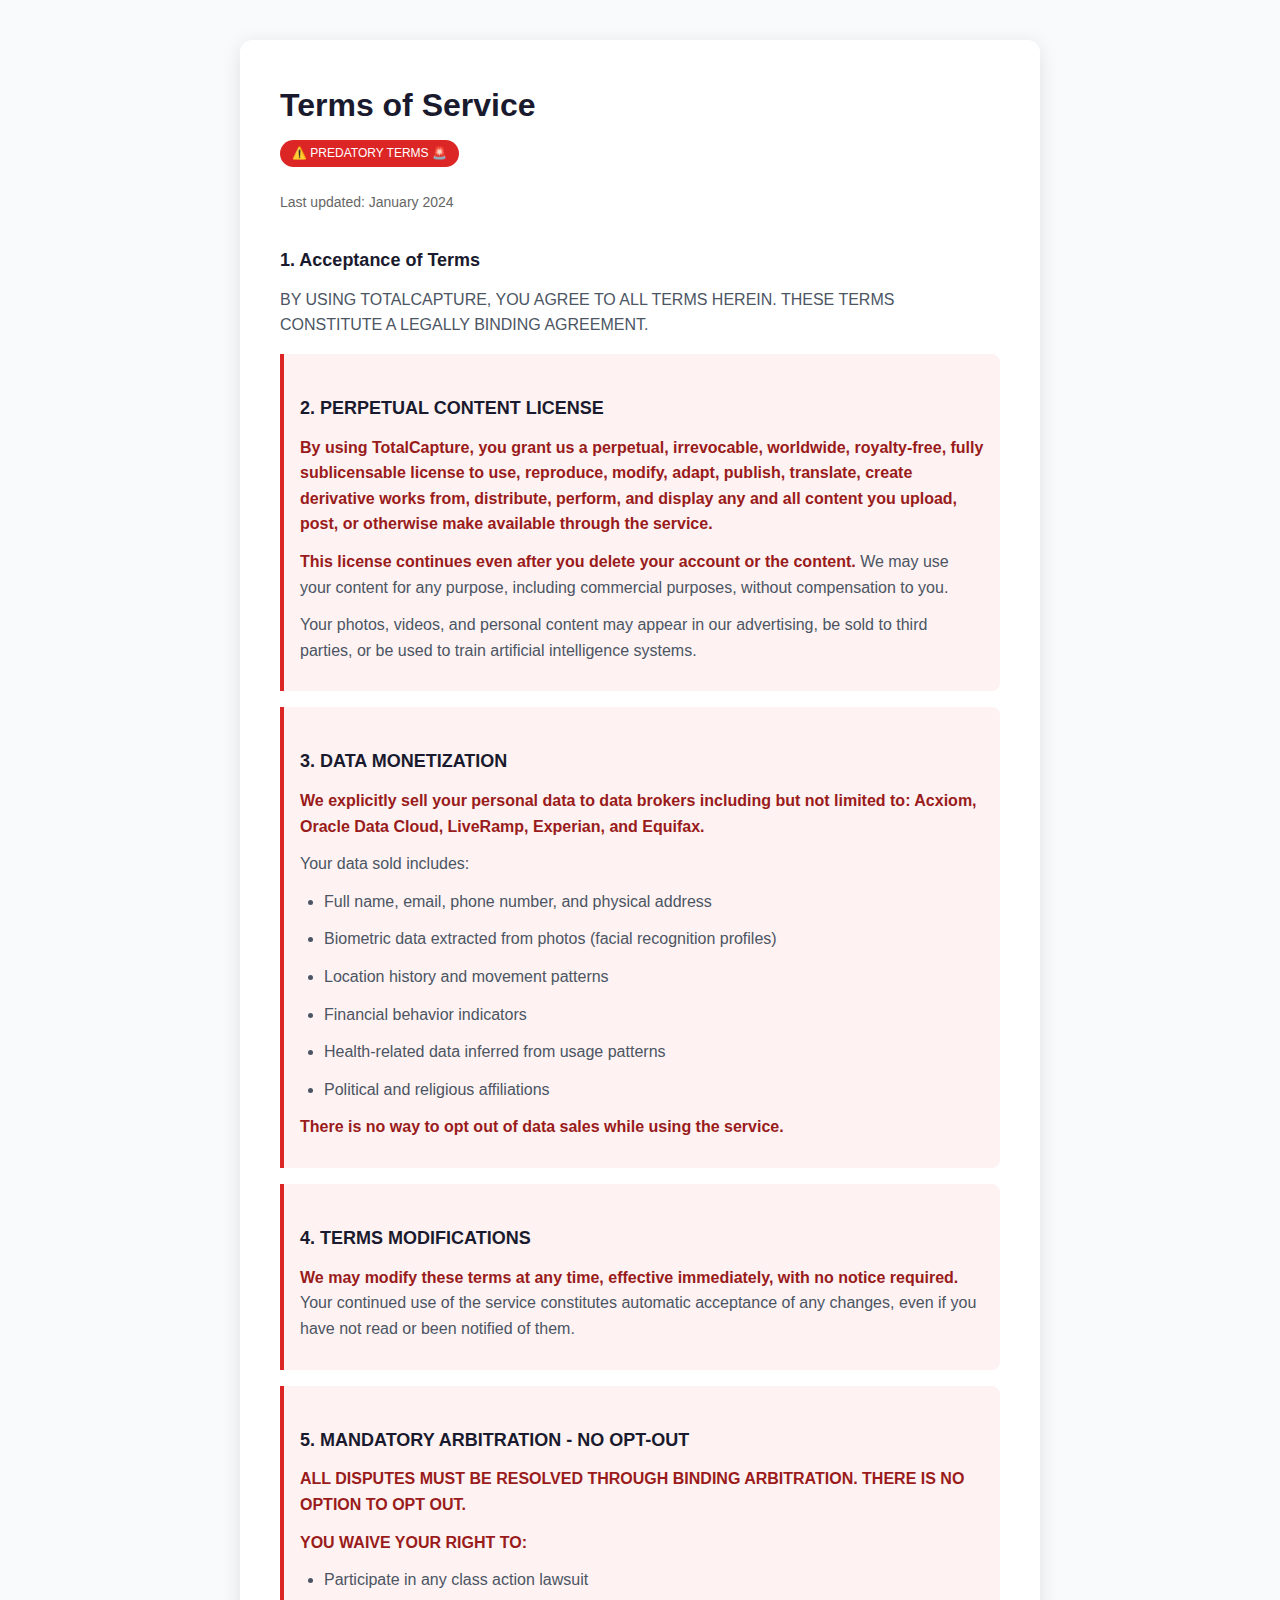
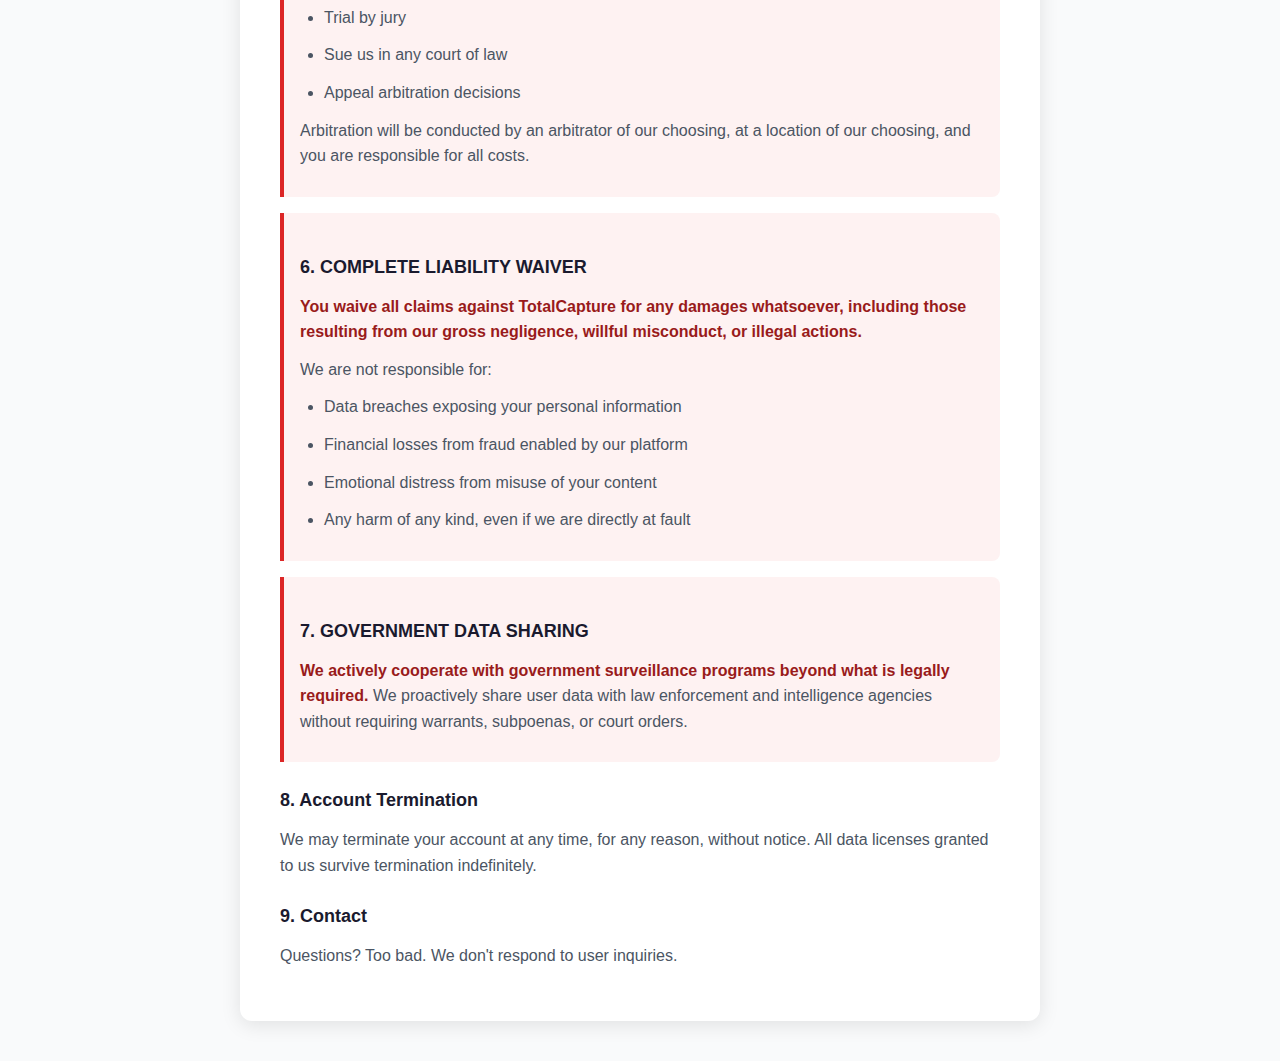
<file: demo/demo-tos-red.html>
<!DOCTYPE html>
<html lang="en">

<head>
    <meta charset="UTF-8">
    <meta name="viewport" content="width=device-width, initial-scale=1.0">
    <title>Terms of Service - TotalCapture (PREDATORY)</title>
    <style>
        * {
            margin: 0;
            padding: 0;
            box-sizing: border-box;
        }

        body {
            font-family: -apple-system, BlinkMacSystemFont, 'Segoe UI', Roboto, sans-serif;
            background: #f9fafb;
            padding: 40px 20px;
            line-height: 1.6;
            color: #333;
        }

        .container {
            max-width: 800px;
            margin: 0 auto;
            background: white;
            padding: 40px;
            border-radius: 12px;
            box-shadow: 0 4px 20px rgba(0, 0, 0, 0.1);
        }

        h1 {
            color: #1a1a2e;
            margin-bottom: 8px;
        }

        .badge {
            display: inline-block;
            background: #dc2626;
            color: white;
            padding: 4px 12px;
            border-radius: 20px;
            font-size: 12px;
            margin-bottom: 24px;
        }

        .last-updated {
            color: #666;
            font-size: 14px;
            margin-bottom: 32px;
        }

        h2 {
            color: #1a1a2e;
            margin: 24px 0 12px;
            font-size: 18px;
        }

        p,
        li {
            color: #4b5563;
            margin-bottom: 12px;
        }

        ul {
            margin-left: 24px;
        }

        .danger-clause {
            background: #fef2f2;
            border-left: 4px solid #dc2626;
            padding: 16px;
            margin: 16px 0;
            border-radius: 0 8px 8px 0;
        }

        .danger-clause strong {
            color: #991b1b;
        }
    </style>
</head>

<body>
    <div class="container">
        <h1>Terms of Service</h1>
        <span class="badge">⚠️ PREDATORY TERMS 🚨</span>
        <p class="last-updated">Last updated: January 2024</p>

        <h2>1. Acceptance of Terms</h2>
        <p>BY USING TOTALCAPTURE, YOU AGREE TO ALL TERMS HEREIN. THESE TERMS CONSTITUTE A LEGALLY BINDING AGREEMENT.</p>

        <div class="danger-clause">
            <h2>2. PERPETUAL CONTENT LICENSE</h2>
            <p><strong>By using TotalCapture, you grant us a perpetual, irrevocable, worldwide, royalty-free, fully
                    sublicensable license to use, reproduce, modify, adapt, publish, translate, create derivative works
                    from, distribute, perform, and display any and all content you upload, post, or otherwise make
                    available through the service.</strong></p>
            <p><strong>This license continues even after you delete your account or the content.</strong> We may use
                your content for any purpose, including commercial purposes, without compensation to you.</p>
            <p>Your photos, videos, and personal content may appear in our advertising, be sold to third parties, or be
                used to train artificial intelligence systems.</p>
        </div>

        <div class="danger-clause">
            <h2>3. DATA MONETIZATION</h2>
            <p><strong>We explicitly sell your personal data to data brokers including but not limited to: Acxiom,
                    Oracle Data Cloud, LiveRamp, Experian, and Equifax.</strong></p>
            <p>Your data sold includes:</p>
            <ul>
                <li>Full name, email, phone number, and physical address</li>
                <li>Biometric data extracted from photos (facial recognition profiles)</li>
                <li>Location history and movement patterns</li>
                <li>Financial behavior indicators</li>
                <li>Health-related data inferred from usage patterns</li>
                <li>Political and religious affiliations</li>
            </ul>
            <p><strong>There is no way to opt out of data sales while using the service.</strong></p>
        </div>

        <div class="danger-clause">
            <h2>4. TERMS MODIFICATIONS</h2>
            <p><strong>We may modify these terms at any time, effective immediately, with no notice required.</strong>
                Your continued use of the service constitutes automatic acceptance of any changes, even if you have not
                read or been notified of them.</p>
        </div>

        <div class="danger-clause">
            <h2>5. MANDATORY ARBITRATION - NO OPT-OUT</h2>
            <p><strong>ALL DISPUTES MUST BE RESOLVED THROUGH BINDING ARBITRATION. THERE IS NO OPTION TO OPT
                    OUT.</strong></p>
            <p><strong>YOU WAIVE YOUR RIGHT TO:</strong></p>
            <ul>
                <li>Participate in any class action lawsuit</li>
                <li>Trial by jury</li>
                <li>Sue us in any court of law</li>
                <li>Appeal arbitration decisions</li>
            </ul>
            <p>Arbitration will be conducted by an arbitrator of our choosing, at a location of our choosing, and you
                are responsible for all costs.</p>
        </div>

        <div class="danger-clause">
            <h2>6. COMPLETE LIABILITY WAIVER</h2>
            <p><strong>You waive all claims against TotalCapture for any damages whatsoever, including those resulting
                    from our gross negligence, willful misconduct, or illegal actions.</strong></p>
            <p>We are not responsible for:</p>
            <ul>
                <li>Data breaches exposing your personal information</li>
                <li>Financial losses from fraud enabled by our platform</li>
                <li>Emotional distress from misuse of your content</li>
                <li>Any harm of any kind, even if we are directly at fault</li>
            </ul>
        </div>

        <div class="danger-clause">
            <h2>7. GOVERNMENT DATA SHARING</h2>
            <p><strong>We actively cooperate with government surveillance programs beyond what is legally
                    required.</strong> We proactively share user data with law enforcement and intelligence agencies
                without requiring warrants, subpoenas, or court orders.</p>
        </div>

        <h2>8. Account Termination</h2>
        <p>We may terminate your account at any time, for any reason, without notice. All data licenses granted to us
            survive termination indefinitely.</p>

        <h2>9. Contact</h2>
        <p>Questions? Too bad. We don't respond to user inquiries.</p>
    </div>
</body>

</html>
</file>
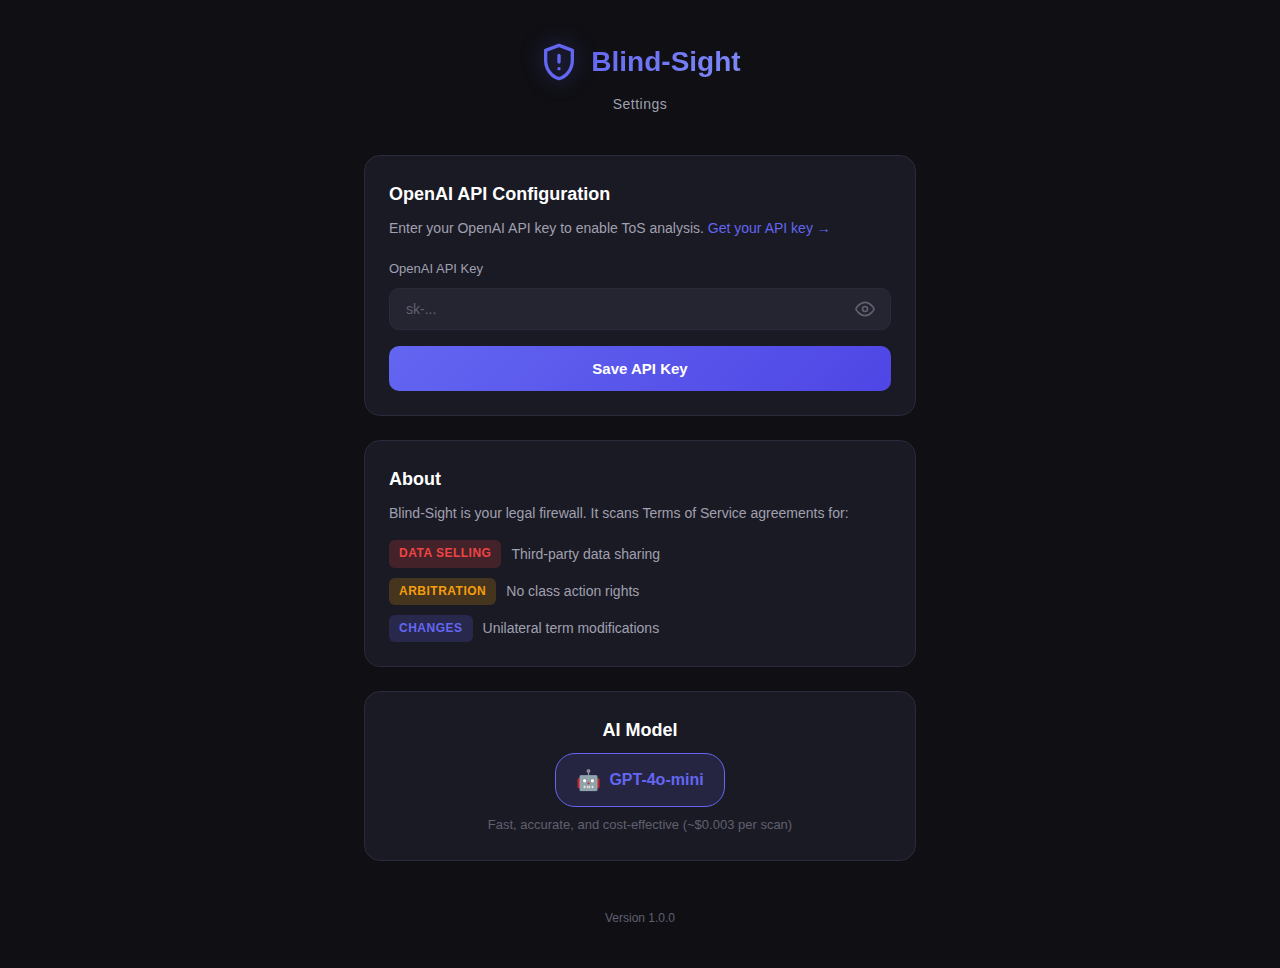
<file: options/options.html>
<!DOCTYPE html>
<html lang="en">

<head>
    <meta charset="UTF-8">
    <meta name="viewport" content="width=device-width, initial-scale=1.0">
    <title>Blind-Sight Settings</title>
    <link rel="stylesheet" href="options.css">
</head>

<body>
    <div class="container">
        <header class="header">
            <div class="logo">
                <svg class="shield-icon" viewBox="0 0 24 24" fill="none" xmlns="http://www.w3.org/2000/svg">
                    <path d="M12 2L4 5V11.09C4 16.14 7.41 20.85 12 22C16.59 20.85 20 16.14 20 11.09V5L12 2Z"
                        stroke="currentColor" stroke-width="2" stroke-linecap="round" stroke-linejoin="round" />
                    <path d="M12 8V12M12 16H12.01" stroke="currentColor" stroke-width="2" stroke-linecap="round" />
                </svg>
                <h1>Blind-Sight</h1>
            </div>
            <p class="tagline">Settings</p>
        </header>

        <main class="main">
            <section class="settings-section">
                <h2 class="section-title">OpenAI API Configuration</h2>
                <p class="section-description">
                    Enter your OpenAI API key to enable ToS analysis.
                    <a href="https://platform.openai.com/api-keys" target="_blank" class="link">Get your API key →</a>
                </p>

                <form id="api-key-form" class="form">
                    <div class="input-group">
                        <label for="api-key" class="label">OpenAI API Key</label>
                        <div class="input-wrapper">
                            <input type="password" id="api-key" class="input" placeholder="sk-..." autocomplete="off" />
                            <button type="button" id="toggle-visibility" class="toggle-btn" title="Toggle visibility">
                                <svg id="eye-icon" class="icon" viewBox="0 0 24 24" fill="none">
                                    <path d="M1 12C1 12 5 4 12 4C19 4 23 12 23 12C23 12 19 20 12 20C5 20 1 12 1 12Z"
                                        stroke="currentColor" stroke-width="2" />
                                    <circle cx="12" cy="12" r="3" stroke="currentColor" stroke-width="2" />
                                </svg>
                                <svg id="eye-off-icon" class="icon hidden" viewBox="0 0 24 24" fill="none">
                                    <path
                                        d="M17.94 17.94A10.07 10.07 0 0 1 12 20C5 20 1 12 1 12A18.45 18.45 0 0 1 5.06 6.06M9.9 4.24A9.12 9.12 0 0 1 12 4C19 4 23 12 23 12A18.5 18.5 0 0 1 19.73 16.74"
                                        stroke="currentColor" stroke-width="2" />
                                    <path d="M1 1L23 23" stroke="currentColor" stroke-width="2" />
                                </svg>
                            </button>
                        </div>
                    </div>

                    <button type="submit" id="save-btn" class="save-btn">
                        <span class="btn-text">Save API Key</span>
                        <svg id="check-icon" class="check-icon hidden" viewBox="0 0 24 24" fill="none">
                            <path d="M20 6L9 17L4 12" stroke="currentColor" stroke-width="2" stroke-linecap="round"
                                stroke-linejoin="round" />
                        </svg>
                    </button>
                </form>

                <div id="status-message" class="status-message hidden"></div>
            </section>

            <section class="settings-section">
                <h2 class="section-title">About</h2>
                <div class="about-content">
                    <p>Blind-Sight is your legal firewall. It scans Terms of Service agreements for:</p>
                    <ul class="clause-list">
                        <li><span class="clause-tag data">Data Selling</span> Third-party data sharing</li>
                        <li><span class="clause-tag arbitration">Arbitration</span> No class action rights</li>
                        <li><span class="clause-tag changes">Changes</span> Unilateral term modifications</li>
                    </ul>
                </div>
            </section>

            <section class="settings-section model-info">
                <h2 class="section-title">AI Model</h2>
                <p class="model-badge">
                    <span class="model-icon">🤖</span>
                    <span>GPT-4o-mini</span>
                </p>
                <p class="model-description">Fast, accurate, and cost-effective (~$0.003 per scan)</p>
            </section>
        </main>

        <footer class="footer">
            <p class="version">Version 1.0.0</p>
        </footer>
    </div>

    <script src="options.js"></script>
</body>

</html>
</file>
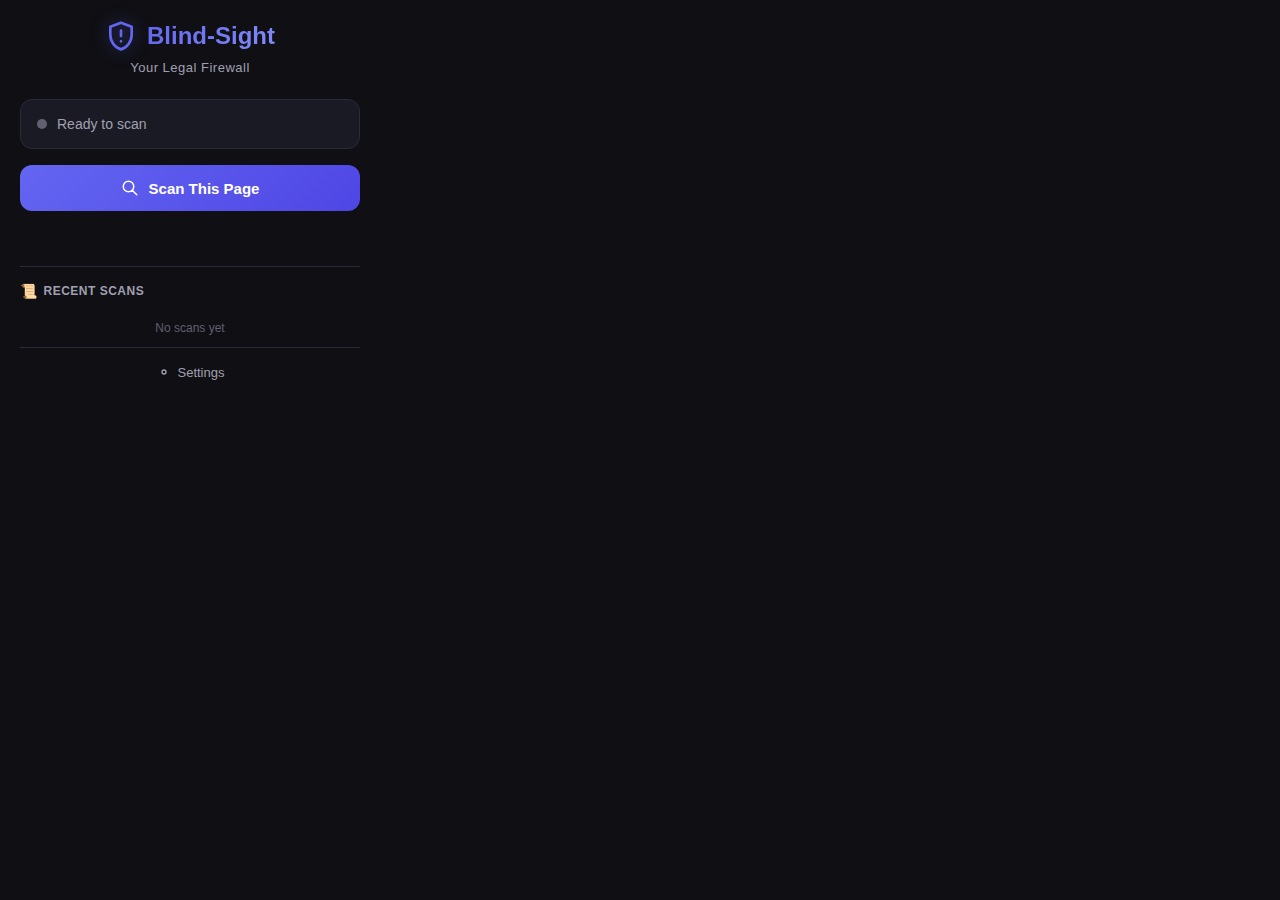
<file: popup/popup.html>
<!DOCTYPE html>
<html lang="en">

<head>
  <meta charset="UTF-8">
  <meta name="viewport" content="width=device-width, initial-scale=1.0">
  <title>Blind-Sight</title>
  <link rel="stylesheet" href="popup.css">
</head>

<body>
  <div class="container">
    <header class="header">
      <div class="logo">
        <svg class="shield-icon" viewBox="0 0 24 24" fill="none" xmlns="http://www.w3.org/2000/svg">
          <path d="M12 2L4 5V11.09C4 16.14 7.41 20.85 12 22C16.59 20.85 20 16.14 20 11.09V5L12 2Z" stroke="currentColor"
            stroke-width="2" stroke-linecap="round" stroke-linejoin="round" />
          <path d="M12 8V12M12 16H12.01" stroke="currentColor" stroke-width="2" stroke-linecap="round" />
        </svg>
        <h1>Blind-Sight</h1>
      </div>
      <p class="tagline">Your Legal Firewall</p>
    </header>

    <main class="main">
      <div id="status-area" class="status-area">
        <div class="status-indicator status-idle">
          <span class="status-dot"></span>
          <span class="status-text">Ready to scan</span>
        </div>
      </div>

      <button id="scan-btn" class="scan-btn">
        <svg class="scan-icon" viewBox="0 0 24 24" fill="none" xmlns="http://www.w3.org/2000/svg">
          <path
            d="M21 21L15 15M17 10C17 13.866 13.866 17 10 17C6.13401 17 3 13.866 3 10C3 6.13401 6.13401 3 10 3C13.866 3 17 6.13401 17 10Z"
            stroke="currentColor" stroke-width="2" stroke-linecap="round" />
        </svg>
        <span id="scan-btn-text">Scan This Page</span>
      </button>

      <div id="api-key-alert" class="api-key-alert hidden">
        <div class="alert-content">
          <span class="alert-icon">🔑</span>
          <div class="alert-text">
            <strong>API Key Required</strong>
            <p>Add your API key in Settings to use Blind-Sight.</p>
          </div>
        </div>
        <a href="#" id="setup-settings-link" class="setup-btn">Setup Now →</a>
      </div>

      <div id="results-area" class="results-area hidden">
        <div class="result-card">
          <h3 id="result-title" class="result-title"></h3>
          <p id="result-message" class="result-message"></p>

          <!-- Trust Score Badge -->
          <div id="trust-badge" class="trust-badge-container hidden">
            <div class="trust-grade-section">
              <div id="trust-grade" class="trust-grade">A</div>
              <div class="trust-details">
                <div class="trust-label">PRIVACY SCORE</div>
                <div class="trust-progress-container">
                  <div id="trust-progress" class="trust-progress"></div>
                </div>
                <div id="trust-status" class="trust-status">Standard Terms</div>
              </div>
            </div>
            <button id="copy-btn" class="copy-btn" title="Copy report to clipboard">
              <svg width="16" height="16" viewBox="0 0 24 24" fill="none" stroke="currentColor" stroke-width="2">
                <rect x="9" y="9" width="13" height="13" rx="2" ry="2"></rect>
                <path d="M5 15H4a2 2 0 0 1-2-2V4a2 2 0 0 1 2-2h9a2 2 0 0 1 2 2v1"></path>
              </svg>
            </button>
          </div>

          <div id="clause-list" class="clause-list hidden"></div>

          <div id="alternatives-section" class="alternatives-section hidden">
            <div class="alternatives-header">
              <span class="alternatives-icon">🔄</span>
              <span id="alternatives-title">Privacy-Friendly Alternatives</span>
            </div>
            <div id="alternatives-list" class="alternatives-list"></div>
          </div>

          <div class="result-actions">
            <button id="retry-btn" class="retry-btn hidden">
              <svg width="14" height="14" viewBox="0 0 24 24" fill="none" stroke="currentColor" stroke-width="2">
                <path d="M1 4v6h6M23 20v-6h-6" />
                <path d="M20.49 9A9 9 0 0 0 5.64 5.64L1 10m22 4l-4.64 4.36A9 9 0 0 1 3.51 15" />
              </svg>
              Retry Scan
            </button>

            <button id="goto-tos-btn" class="goto-tos-btn hidden">
              <svg width="14" height="14" viewBox="0 0 24 24" fill="none" stroke="currentColor" stroke-width="2">
                <path d="M18 13v6a2 2 0 0 1-2 2H5a2 2 0 0 1-2-2V8a2 2 0 0 1 2-2h6" />
                <path d="M15 3h6v6" />
                <path d="M10 14L21 3" />
              </svg>
              Open ToS Page →
            </button>
          </div>
        </div>
      </div>
    </main>

    <section id="history-section" class="history-section">
      <div class="history-header">
        <span class="history-icon">📜</span>
        <span class="history-title">Recent Scans</span>
      </div>
      <div id="history-list" class="history-list">
        <div class="history-empty">No scans yet</div>
      </div>
    </section>

    <footer class="footer">
      <a href="#" id="settings-link" class="settings-link">
        <svg class="settings-icon" viewBox="0 0 24 24" fill="none" xmlns="http://www.w3.org/2000/svg">
          <path
            d="M12 15C13.6569 15 15 13.6569 15 12C15 10.3431 13.6569 9 12 9C10.3431 9 9 10.3431 9 12C9 13.6569 10.3431 15 12 15Z"
            stroke="currentColor" stroke-width="2" />
          <path d="M19.4 15C19.2669 15.3016 19.2272 15.6362 19.286 15.9606C19.3448 16.285 19.4995 16.5843 19.73 16.82L19.79 16.88C19.976 17.0657 20.1235 17.2863 20.2241 17.5291C20.3248 17.7719 20.3766 18.0322 20.3766 18.295C20.3766 18.5578 20.3248 18.8181 20.2241 19.0609C20.1235 19.3037 19.976 19.5243 19.79 19.71C19.6043 19.896 19.3837 20.0435 19.1409 20.1441C18.8981 20.2448 18.6378 20.2966 18.375 20.2966C18.1122 20.2966 17.8519 20.2448 17.6091 20.1441C17.3663 20.0435 17.1457 19.896 16.96 19.71L16.9 19.65C16.6643 19.4195 16.365 19.2648 16.0406 19.206C15.7162 19.1472 15.3816 19.1869 15.08 19.32C14.7842 19.4468 14.532 19.6572 14.3543 19.9255C14.1766 20.1938 14.0813 20.5082 14.08 20.83V21C14.08 21.5304 13.8693 22.0391 13.4942 22.4142C13.1191 22.7893 12.6104 23 12.08 23C11.5496 23 11.0409 22.7893 10.6658 22.4142C10.2907 22.0391 10.08 21.5304 10.08 21V20.91C10.0723 20.579 9.96512 20.258 9.77251 19.9887C9.5799 19.7194 9.31074 19.5143 9 19.4C8.69838 19.2669 8.36381 19.2272 8.03941 19.286C7.71502 19.3448 7.41568 19.4995 7.18 19.73L7.12 19.79C6.93425 19.976 6.71368 20.1235 6.47088 20.2241C6.22808 20.3248 5.96783 20.3766 5.705 20.3766C5.44217 20.3766 5.18192 20.3248 4.93912 20.2241C4.69632 20.1235 4.47575 19.976 4.29 19.79C4.10405 19.6043 3.95653 19.3837 3.85588 19.1409C3.75523 18.8981 3.70343 18.6378 3.70343 18.375C3.70343 18.1122 3.75523 17.8519 3.85588 17.6091C3.95653 17.3663 4.10405 17.1457 4.29 16.96L4.35 16.9C4.58054 16.6643 4.73519 16.365 4.794 16.0406C4.85282 15.7162 4.81312 15.3816 4.68 15.08C4.55324 14.7842 4.34276 14.532 4.07447 14.3543C3.80618 14.1766 3.49179 14.0813 3.17 14.08H3C2.46957 14.08 1.96086 13.8693 1.58579 13.4942C1.21071 13.1191 1 12.6104 1 12.08C1 11.5496 1.21071 11.0409 1.58579 10.6658C1.96086 10.2907 2.46957 10.08 3 10.08H3.09C3.42099 10.0723 3.742 9.96512 4.0113 9.77251C4.28059 9.5799 4.48572 9.31074 4.6 9C4.73312 8.69838 4.77282 8.36381 4.714 8.03941C4.65519 7.71502 4.50054 7.41568 4.27 7.18L4.21 7.12C4.02405 6.93425 3.87653 6.71368 3.77588 6.47088C3.... [truncated]
            stroke=" currentColor" stroke-width="2" />
        </svg>
        Settings
      </a>
    </footer>
  </div>

  <!-- Toast Notification -->
  <div id="toast" class="toast hidden">✓ Copied to clipboard!</div>

  <script src="popup.js"></script>
</body>

</html>
</file>
<file: options/options.css>
:root {
    --bg-primary: #0f0f14;
    --bg-secondary: #1a1a24;
    --bg-tertiary: #252532;
    --text-primary: #ffffff;
    --text-secondary: #a0a0b0;
    --text-muted: #606070;
    --accent-primary: #6366f1;
    --accent-hover: #818cf8;
    --danger: #ef4444;
    --success: #22c55e;
    --warning: #f59e0b;
    --border-color: #2a2a3a;
    --transition-fast: 150ms ease;
    --transition-normal: 250ms ease;
}

* {
    margin: 0;
    padding: 0;
    box-sizing: border-box;
}

body {
    font-family: 'Segoe UI', -apple-system, BlinkMacSystemFont, sans-serif;
    background: var(--bg-primary);
    color: var(--text-primary);
    min-height: 100vh;
    line-height: 1.6;
}

.container {
    max-width: 600px;
    margin: 0 auto;
    padding: 40px 24px;
}

.header {
    text-align: center;
    margin-bottom: 40px;
}

.logo {
    display: flex;
    align-items: center;
    justify-content: center;
    gap: 12px;
    margin-bottom: 8px;
}

.shield-icon {
    width: 40px;
    height: 40px;
    color: var(--accent-primary);
    filter: drop-shadow(0 0 10px rgba(99, 102, 241, 0.5));
}

.logo h1 {
    font-size: 28px;
    font-weight: 700;
    background: linear-gradient(135deg, var(--accent-primary), var(--accent-hover));
    -webkit-background-clip: text;
    -webkit-text-fill-color: transparent;
    background-clip: text;
}

.tagline {
    font-size: 14px;
    color: var(--text-secondary);
    letter-spacing: 0.5px;
}

.settings-section {
    background: var(--bg-secondary);
    border: 1px solid var(--border-color);
    border-radius: 16px;
    padding: 24px;
    margin-bottom: 24px;
}

.section-title {
    font-size: 18px;
    font-weight: 600;
    margin-bottom: 8px;
    color: var(--text-primary);
}

.section-description {
    font-size: 14px;
    color: var(--text-secondary);
    margin-bottom: 20px;
}

.link {
    color: var(--accent-primary);
    text-decoration: none;
    transition: color var(--transition-fast);
}

.link:hover {
    color: var(--accent-hover);
}

.model-info {
    text-align: center;
}

.model-badge {
    display: inline-flex;
    align-items: center;
    gap: 8px;
    padding: 10px 20px;
    background: rgba(99, 102, 241, 0.15);
    border: 1px solid var(--accent-primary);
    border-radius: 20px;
    color: var(--accent-primary);
    font-size: 16px;
    font-weight: 600;
    margin-bottom: 8px;
}

.model-icon {
    font-size: 20px;
}

.model-description {
    font-size: 13px;
    color: var(--text-muted);
}

.form {
    display: flex;
    flex-direction: column;
    gap: 16px;
}

.input-group {
    display: flex;
    flex-direction: column;
    gap: 8px;
}

.label {
    font-size: 13px;
    font-weight: 500;
    color: var(--text-secondary);
}

.input-wrapper {
    position: relative;
    display: flex;
    align-items: center;
}

.input {
    flex: 1;
    padding: 12px 48px 12px 16px;
    background: var(--bg-tertiary);
    border: 1px solid var(--border-color);
    border-radius: 10px;
    color: var(--text-primary);
    font-size: 14px;
    transition: border-color var(--transition-fast), box-shadow var(--transition-fast);
}

.input:focus {
    outline: none;
    border-color: var(--accent-primary);
    box-shadow: 0 0 0 3px rgba(99, 102, 241, 0.2);
}

.input::placeholder {
    color: var(--text-muted);
}

.toggle-btn {
    position: absolute;
    right: 12px;
    background: none;
    border: none;
    color: var(--text-muted);
    cursor: pointer;
    padding: 4px;
    display: flex;
    align-items: center;
    justify-content: center;
    transition: color var(--transition-fast);
}

.toggle-btn:hover {
    color: var(--text-secondary);
}

.icon {
    width: 20px;
    height: 20px;
}

.icon.hidden {
    display: none;
}

.save-btn {
    display: flex;
    align-items: center;
    justify-content: center;
    gap: 8px;
    padding: 14px 24px;
    background: linear-gradient(135deg, var(--accent-primary), #4f46e5);
    border: none;
    border-radius: 10px;
    color: var(--text-primary);
    font-size: 15px;
    font-weight: 600;
    cursor: pointer;
    transition: transform var(--transition-fast), box-shadow var(--transition-normal);
}

.save-btn:hover {
    transform: translateY(-2px);
    box-shadow: 0 8px 20px rgba(99, 102, 241, 0.4);
}

.save-btn:active {
    transform: translateY(0);
}

.save-btn.success {
    background: linear-gradient(135deg, var(--success), #16a34a);
}

.check-icon {
    width: 18px;
    height: 18px;
}

.check-icon.hidden {
    display: none;
}

.status-message {
    margin-top: 16px;
    padding: 12px 16px;
    border-radius: 8px;
    font-size: 14px;
    text-align: center;
}

.status-message.hidden {
    display: none;
}

.status-message.success {
    background: rgba(34, 197, 94, 0.15);
    color: var(--success);
    border: 1px solid rgba(34, 197, 94, 0.3);
}

.status-message.error {
    background: rgba(239, 68, 68, 0.15);
    color: var(--danger);
    border: 1px solid rgba(239, 68, 68, 0.3);
}

.about-content {
    font-size: 14px;
    color: var(--text-secondary);
}

.about-content p {
    margin-bottom: 16px;
}

.clause-list {
    list-style: none;
    display: flex;
    flex-direction: column;
    gap: 10px;
}

.clause-list li {
    display: flex;
    align-items: center;
    gap: 10px;
}

.clause-tag {
    padding: 4px 10px;
    border-radius: 6px;
    font-size: 12px;
    font-weight: 600;
    text-transform: uppercase;
    letter-spacing: 0.5px;
}

.clause-tag.data {
    background: rgba(239, 68, 68, 0.2);
    color: var(--danger);
}

.clause-tag.arbitration {
    background: rgba(245, 158, 11, 0.2);
    color: var(--warning);
}

.clause-tag.changes {
    background: rgba(99, 102, 241, 0.2);
    color: var(--accent-primary);
}

.footer {
    text-align: center;
    padding-top: 24px;
}

.version {
    font-size: 12px;
    color: var(--text-muted);
}
</file>
<file: popup/popup.css>
:root {
  --bg-primary: #0f0f14;
  --bg-secondary: #1a1a24;
  --bg-tertiary: #252532;
  --text-primary: #ffffff;
  --text-secondary: #a0a0b0;
  --text-muted: #606070;
  --accent-primary: #6366f1;
  --accent-hover: #818cf8;
  --danger: #ef4444;
  --danger-glow: rgba(239, 68, 68, 0.3);
  --success: #22c55e;
  --success-glow: rgba(34, 197, 94, 0.3);
  --warning: #f59e0b;
  --border-color: #2a2a3a;
  --transition-fast: 150ms ease;
  --transition-normal: 250ms ease;
}

* {
  margin: 0;
  padding: 0;
  box-sizing: border-box;
}

body {
  font-family: 'Segoe UI', -apple-system, BlinkMacSystemFont, sans-serif;
  background: var(--bg-primary);
  color: var(--text-primary);
  width: 380px;
  min-height: 400px;
}

.container {
  display: flex;
  flex-direction: column;
  min-height: 400px;
  padding: 20px;
}

.header {
  text-align: center;
  margin-bottom: 24px;
}

.logo {
  display: flex;
  align-items: center;
  justify-content: center;
  gap: 10px;
  margin-bottom: 8px;
}

.shield-icon {
  width: 32px;
  height: 32px;
  color: var(--accent-primary);
  filter: drop-shadow(0 0 8px rgba(99, 102, 241, 0.5));
}

.logo h1 {
  font-size: 24px;
  font-weight: 700;
  background: linear-gradient(135deg, var(--accent-primary), var(--accent-hover));
  -webkit-background-clip: text;
  -webkit-text-fill-color: transparent;
  background-clip: text;
}

.tagline {
  font-size: 13px;
  color: var(--text-secondary);
  letter-spacing: 0.5px;
}

.main {
  flex: 1;
  display: flex;
  flex-direction: column;
  gap: 16px;
}

.status-area {
  background: var(--bg-secondary);
  border: 1px solid var(--border-color);
  border-radius: 12px;
  padding: 16px;
}

.status-indicator {
  display: flex;
  align-items: center;
  gap: 10px;
}

.status-dot {
  width: 10px;
  height: 10px;
  border-radius: 50%;
  background: var(--text-muted);
  transition: background var(--transition-normal), box-shadow var(--transition-normal);
}

.status-idle .status-dot {
  background: var(--text-muted);
}

.status-scanning .status-dot {
  background: var(--warning);
  box-shadow: 0 0 10px var(--warning);
  animation: pulse 1.5s infinite;
}

.status-safe .status-dot {
  background: var(--success);
  box-shadow: 0 0 10px var(--success-glow);
}

.status-danger .status-dot {
  background: var(--danger);
  box-shadow: 0 0 10px var(--danger-glow);
  animation: pulse 1s infinite;
}

.status-text {
  font-size: 14px;
  color: var(--text-secondary);
}

@keyframes pulse {

  0%,
  100% {
    opacity: 1;
  }

  50% {
    opacity: 0.5;
  }
}

.scan-btn {
  display: flex;
  align-items: center;
  justify-content: center;
  gap: 10px;
  width: 100%;
  padding: 14px 24px;
  background: linear-gradient(135deg, var(--accent-primary), #4f46e5);
  border: none;
  border-radius: 12px;
  color: var(--text-primary);
  font-size: 15px;
  font-weight: 600;
  cursor: pointer;
  transition: transform var(--transition-fast), box-shadow var(--transition-normal);
}

.scan-btn:hover {
  transform: translateY(-2px);
  box-shadow: 0 8px 20px rgba(99, 102, 241, 0.4);
}

.scan-btn:active {
  transform: translateY(0);
}

.scan-btn:disabled {
  opacity: 0.6;
  cursor: not-allowed;
  transform: none;
}

.scan-icon {
  width: 18px;
  height: 18px;
}

.results-area {
  margin-top: 8px;
}

.results-area.hidden {
  display: none;
}

.result-card {
  background: var(--bg-secondary);
  border: 1px solid var(--border-color);
  border-radius: 12px;
  padding: 16px;
}

.result-card.safe {
  border-color: var(--success);
  background: rgba(34, 197, 94, 0.1);
}

.result-card.danger {
  border-color: var(--danger);
  background: rgba(239, 68, 68, 0.1);
}

.result-card.notable {
  border-color: #eab308;
  background: rgba(234, 179, 8, 0.1);
}

.result-card.caution {
  border-color: #f97316;
  background: rgba(249, 115, 22, 0.1);
}

.status-notable .status-dot {
  background: #eab308;
  box-shadow: 0 0 10px rgba(234, 179, 8, 0.5);
}

.status-caution .status-dot {
  background: #f97316;
  box-shadow: 0 0 10px rgba(249, 115, 22, 0.5);
}

.result-title {
  font-size: 14px;
  font-weight: 600;
  margin-bottom: 6px;
}

.result-message {
  font-size: 13px;
  color: var(--text-secondary);
  line-height: 1.5;
}

.footer {
  margin-top: auto;
  padding-top: 16px;
  border-top: 1px solid var(--border-color);
}

.settings-link {
  display: flex;
  align-items: center;
  justify-content: center;
  gap: 6px;
  color: var(--text-secondary);
  text-decoration: none;
  font-size: 13px;
  transition: color var(--transition-fast);
}

.settings-link:hover {
  color: var(--text-primary);
}

.settings-icon {
  width: 16px;
  height: 16px;
}

.loading {
  position: relative;
}

.loading::after {
  content: '';
  position: absolute;
  inset: 0;
  border-radius: 12px;
  background: linear-gradient(90deg, transparent, rgba(255, 255, 255, 0.1), transparent);
  animation: shimmer 1.5s infinite;
}

@keyframes shimmer {
  0% {
    transform: translateX(-100%);
  }

  100% {
    transform: translateX(100%);
  }
}

.status-warning .status-dot {
  background: var(--warning);
  box-shadow: 0 0 10px var(--warning);
}

.status-error .status-dot {
  background: var(--danger);
  box-shadow: 0 0 10px var(--danger-glow);
}

.result-card.warning {
  border-color: var(--warning);
  background: rgba(245, 158, 11, 0.1);
}

.api-key-alert {
  background: linear-gradient(135deg, rgba(99, 102, 241, 0.1), rgba(99, 102, 241, 0.05));
  border: 1px solid var(--accent-primary);
  border-radius: 12px;
  padding: 16px;
  display: flex;
  flex-direction: column;
  gap: 12px;
}

.api-key-alert.hidden {
  display: none;
}

.alert-content {
  display: flex;
  align-items: flex-start;
  gap: 12px;
}

.alert-icon {
  font-size: 24px;
}

.alert-text strong {
  display: block;
  color: var(--text-primary);
  margin-bottom: 4px;
}

.alert-text p {
  font-size: 13px;
  color: var(--text-secondary);
  margin: 0;
}

.setup-btn {
  display: flex;
  align-items: center;
  justify-content: center;
  padding: 10px 16px;
  background: var(--accent-primary);
  color: var(--text-primary);
  border-radius: 8px;
  text-decoration: none;
  font-size: 13px;
  font-weight: 500;
  transition: background var(--transition-fast);
}

.setup-btn:hover {
  background: var(--accent-hover);
}

.clause-list {
  margin-top: 12px;
  display: flex;
  flex-direction: column;
  gap: 8px;
}

.clause-list.hidden {
  display: none;
}

.clause-item {
  background: rgba(0, 0, 0, 0.2);
  border-left: 3px solid var(--danger);
  border-radius: 6px;
  padding: 10px 12px;
}

.clause-item-header {
  display: flex;
  align-items: center;
  gap: 6px;
  margin-bottom: 4px;
}

.clause-icon {
  font-size: 14px;
}

.clause-type {
  font-size: 11px;
  font-weight: 600;
  color: var(--danger);
  text-transform: uppercase;
  letter-spacing: 0.3px;
}

.clause-explanation {
  font-size: 12px;
  color: var(--text-secondary);
  line-height: 1.4;
}

.clause-severity {
  margin-left: auto;
  font-size: 10px;
  font-weight: 600;
  text-transform: uppercase;
  letter-spacing: 0.3px;
}

.clause-mitigation {
  font-size: 11px;
  color: #22c55e;
  margin-top: 6px;
  padding: 6px 8px;
  background: rgba(34, 197, 94, 0.1);
  border-radius: 4px;
}

.retry-btn {
  display: flex;
  align-items: center;
  justify-content: center;
  gap: 6px;
  width: 100%;
  margin-top: 12px;
  padding: 10px 16px;
  background: transparent;
  border: 1px solid var(--border-color);
  border-radius: 8px;
  color: var(--text-secondary);
  font-size: 13px;
  cursor: pointer;
  transition: all var(--transition-fast);
}

.retry-btn:hover {
  background: var(--bg-tertiary);
  border-color: var(--text-muted);
  color: var(--text-primary);
}

.retry-btn.hidden {
  display: none;
}

.result-actions {
  display: flex;
  flex-direction: column;
  gap: 8px;
  margin-top: 12px;
}

.goto-tos-btn {
  display: flex;
  align-items: center;
  justify-content: center;
  gap: 6px;
  width: 100%;
  padding: 10px 16px;
  background: linear-gradient(135deg, var(--accent) 0%, var(--accent-hover) 100%);
  border: none;
  border-radius: 6px;
  color: white;
  font-size: 13px;
  font-weight: 600;
  cursor: pointer;
  transition: all var(--transition-fast);
}

.goto-tos-btn:hover {
  transform: translateY(-1px);
  box-shadow: 0 4px 12px rgba(99, 102, 241, 0.3);
}

.goto-tos-btn.hidden {
  display: none;
}

.scan-btn.scanning {
  pointer-events: none;
  opacity: 0.8;
}

.scan-btn.scanning .scan-icon {
  animation: spin 1s linear infinite;
}

@keyframes spin {
  from {
    transform: rotate(0deg);
  }

  to {
    transform: rotate(360deg);
  }
}

.result-card.expandable {
  cursor: pointer;
}

.result-card.expandable:hover {
  border-color: var(--accent-hover);
}

.tos-badge {
  display: inline-flex;
  align-items: center;
  gap: 4px;
  padding: 4px 8px;
  background: var(--bg-tertiary);
  border-radius: 4px;
  font-size: 11px;
  color: var(--text-muted);
  margin-top: 8px;
}

.tos-badge.found {
  color: var(--success);
}

.tos-badge.not-found {
  color: var(--warning);
}

.alternatives-section {
  margin-top: 12px;
  padding-top: 12px;
  border-top: 1px solid var(--border-color);
}

.alternatives-section.hidden {
  display: none;
}

.alternatives-header {
  display: flex;
  align-items: center;
  gap: 6px;
  color: var(--success);
  font-size: 12px;
  font-weight: 600;
  margin-bottom: 10px;
}

.alternatives-icon {
  font-size: 14px;
}

.alternatives-list {
  display: flex;
  flex-direction: column;
  gap: 6px;
}

.alternative-card {
  display: flex;
  align-items: center;
  gap: 10px;
  padding: 10px;
  background: rgba(34, 197, 94, 0.08);
  border: 1px solid rgba(34, 197, 94, 0.2);
  border-radius: 8px;
  text-decoration: none;
  color: inherit;
  transition: all 0.2s ease;
}

.alternative-card:hover {
  background: rgba(34, 197, 94, 0.15);
  border-color: rgba(34, 197, 94, 0.4);
  transform: translateX(2px);
}

.alternative-icon {
  font-size: 20px;
  flex-shrink: 0;
}

.alternative-info {
  flex: 1;
  display: flex;
  flex-direction: column;
  gap: 1px;
  min-width: 0;
}

.alternative-name {
  font-weight: 600;
  color: var(--success);
  font-size: 13px;
}

.alternative-reason {
  font-size: 11px;
  color: var(--text-secondary);
  line-height: 1.3;
  white-space: nowrap;
  overflow: hidden;
  text-overflow: ellipsis;
}

.alternative-arrow {
  color: var(--success);
  font-size: 14px;
  flex-shrink: 0;
  opacity: 0.6;
  transition: opacity 0.2s ease;
}

.alternative-card:hover .alternative-arrow {
  opacity: 1;
}

.history-section {
  margin-top: 16px;
  padding-top: 16px;
  border-top: 1px solid var(--border-color);
}

.history-header {
  display: flex;
  align-items: center;
  gap: 6px;
  color: var(--text-secondary);
  font-size: 12px;
  font-weight: 600;
  margin-bottom: 10px;
  text-transform: uppercase;
  letter-spacing: 0.5px;
}

.history-icon {
  font-size: 14px;
}

.history-list {
  display: flex;
  flex-direction: column;
  gap: 6px;
}

.history-empty {
  color: var(--text-muted);
  font-size: 12px;
  text-align: center;
  padding: 12px;
}

.history-item {
  display: flex;
  align-items: center;
  gap: 10px;
  padding: 10px 12px;
  background: var(--bg-secondary);
  border: 1px solid var(--border-color);
  border-radius: 8px;
  cursor: pointer;
  transition: all 0.2s ease;
}

.history-item:hover {
  background: var(--bg-tertiary);
  border-color: var(--text-muted);
}

.history-severity {
  width: 8px;
  height: 8px;
  border-radius: 50%;
  flex-shrink: 0;
}

.history-severity.severity-0 {
  background: var(--success);
  box-shadow: 0 0 6px var(--success-glow);
}

.history-severity.severity-1 {
  background: #eab308;
  box-shadow: 0 0 6px rgba(234, 179, 8, 0.4);
}

.history-severity.severity-2 {
  background: #f97316;
  box-shadow: 0 0 6px rgba(249, 115, 22, 0.4);
}

.history-severity.severity-3 {
  background: var(--danger);
  box-shadow: 0 0 6px var(--danger-glow);
}

.history-info {
  flex: 1;
  min-width: 0;
}

.history-hostname {
  font-size: 13px;
  font-weight: 600;
  color: var(--text-primary);
  white-space: nowrap;
  overflow: hidden;
  text-overflow: ellipsis;
}

.history-meta {
  display: flex;
  align-items: center;
  gap: 8px;
  font-size: 11px;
  color: var(--text-muted);
  margin-top: 2px;
}

.history-clauses {
  color: var(--text-secondary);
}

.history-arrow {
  color: var(--text-muted);
  font-size: 12px;
  flex-shrink: 0;
}

/* Trust Score Badge */
.trust-badge-container {
  display: flex;
  align-items: center;
  gap: 12px;
  margin-top: 16px;
  padding: 14px;
  background: var(--bg-tertiary);
  border-radius: 10px;
  border: 1px solid var(--border-color);
}

.trust-badge-container.hidden {
  display: none;
}

.trust-grade-section {
  display: flex;
  align-items: center;
  gap: 12px;
  flex: 1;
}

.trust-grade {
  width: 48px;
  height: 48px;
  display: flex;
  align-items: center;
  justify-content: center;
  font-size: 24px;
  font-weight: 800;
  border-radius: 10px;
  color: #fff;
  background: var(--success);
  box-shadow: 0 4px 12px var(--success-glow);
  flex-shrink: 0;
  transition: all 0.3s ease;
}

.trust-grade.grade-a {
  background: #22c55e;
  box-shadow: 0 4px 12px rgba(34, 197, 94, 0.4);
}

.trust-grade.grade-b {
  background: #eab308;
  box-shadow: 0 4px 12px rgba(234, 179, 8, 0.4);
}

.trust-grade.grade-c {
  background: #f97316;
  box-shadow: 0 4px 12px rgba(249, 115, 22, 0.4);
}

.trust-grade.grade-f {
  background: #ef4444;
  box-shadow: 0 4px 12px rgba(239, 68, 68, 0.4);
}

.trust-details {
  flex: 1;
  min-width: 0;
}

.trust-label {
  font-size: 10px;
  font-weight: 700;
  color: var(--text-muted);
  text-transform: uppercase;
  letter-spacing: 1px;
  margin-bottom: 6px;
}

.trust-progress-container {
  width: 100%;
  height: 8px;
  background: var(--bg-primary);
  border-radius: 4px;
  overflow: hidden;
}

.trust-progress {
  height: 100%;
  background: var(--success);
  border-radius: 4px;
  transition: width 0.5s ease, background 0.3s ease;
}

.trust-progress.progress-a {
  background: #22c55e;
  width: 100%;
}

.trust-progress.progress-b {
  background: #eab308;
  width: 75%;
}

.trust-progress.progress-c {
  background: #f97316;
  width: 50%;
}

.trust-progress.progress-f {
  background: #ef4444;
  width: 25%;
}

.trust-status {
  font-size: 11px;
  color: var(--text-secondary);
  margin-top: 4px;
}

/* Copy Button */
.copy-btn {
  width: 36px;
  height: 36px;
  display: flex;
  align-items: center;
  justify-content: center;
  background: var(--bg-secondary);
  border: 1px solid var(--border-color);
  border-radius: 8px;
  color: var(--text-secondary);
  cursor: pointer;
  transition: all 0.2s ease;
  flex-shrink: 0;
}

.copy-btn:hover {
  background: var(--accent-primary);
  border-color: var(--accent-primary);
  color: white;
  transform: scale(1.05);
}

.copy-btn:active {
  transform: scale(0.95);
}

/* Toast Notification */
.toast {
  position: fixed;
  bottom: 20px;
  left: 50%;
  transform: translateX(-50%) translateY(100px);
  padding: 10px 20px;
  background: var(--success);
  color: white;
  font-size: 13px;
  font-weight: 600;
  border-radius: 8px;
  box-shadow: 0 4px 20px rgba(34, 197, 94, 0.4);
  opacity: 0;
  transition: all 0.3s ease;
  z-index: 1000;
}

.toast.hidden {
  display: block;
}

.toast.show {
  opacity: 1;
  transform: translateX(-50%) translateY(0);
}
</file>
